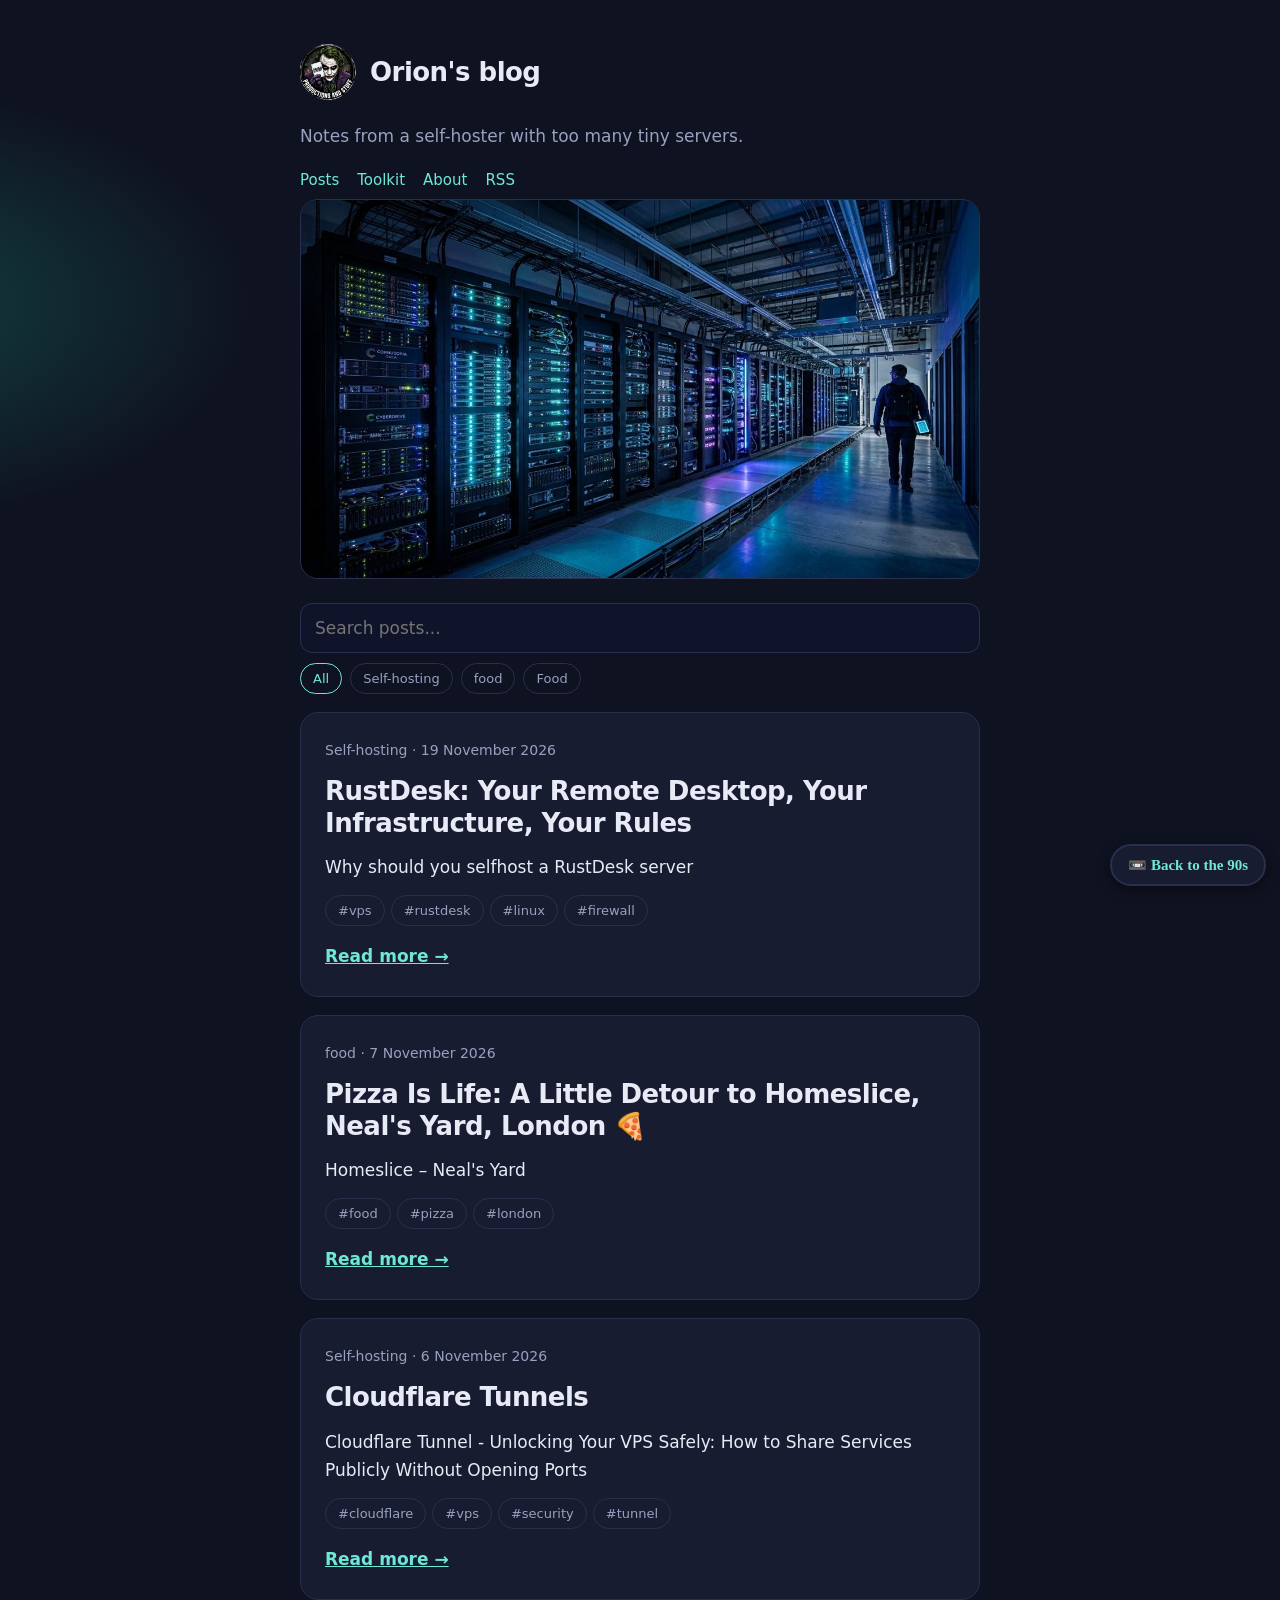
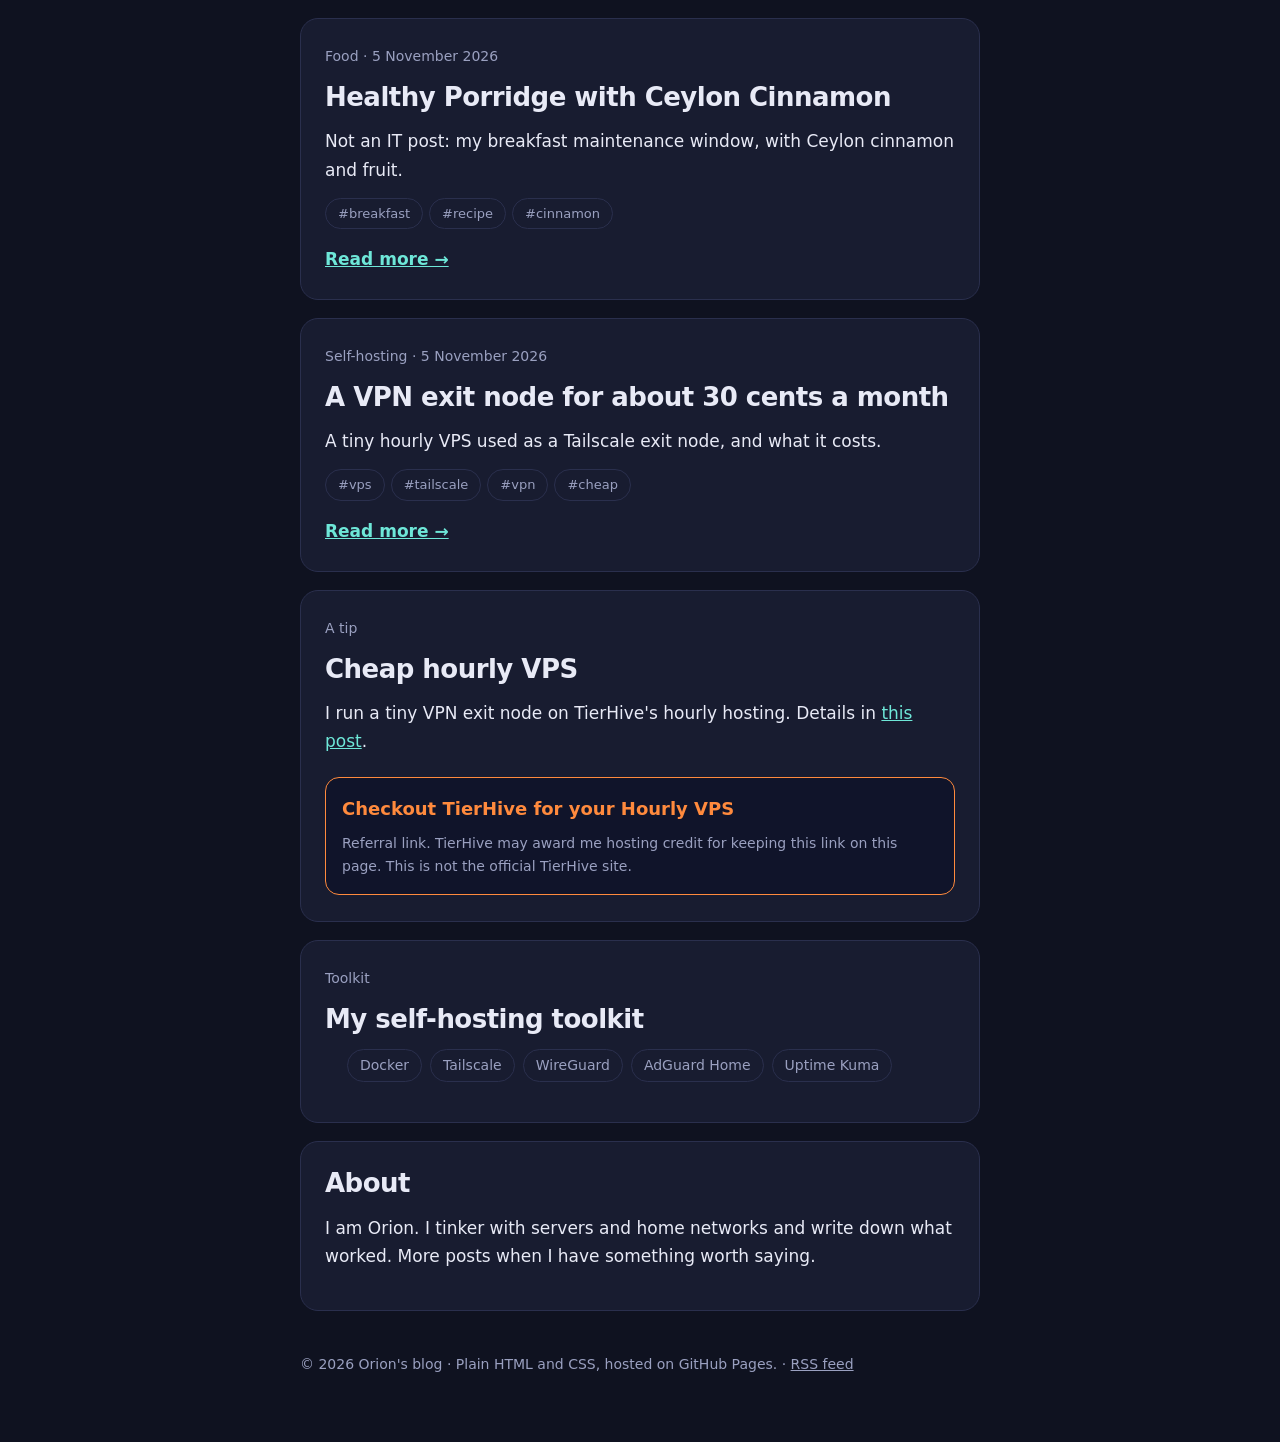
<file: index.html>
<!doctype html>
<html lang="en">
<head>
<meta charset="utf-8">
<meta name="viewport" content="width=device-width,initial-scale=1">
<title>Orion's blog</title>
<meta name="description" content="Notes from a self-hoster with too many tiny servers.">
<link rel="icon" href="favicon.png">
<link rel="alternate" type="application/rss+xml" title="Orion's blog RSS" href="rss.xml">
<link rel="stylesheet" href="style.css">
</head>
<body>
<div class="wrap">
<header>
  <a class="logo" href="index.html"><img src="logo.png" alt="Orion Productions and Stuff logo"><b>Orion's blog</b></a>
  <p class="tag">Notes from a self-hoster with too many tiny servers.</p>
  <nav><a href="index.html">Posts</a><a href="#toolkit">Toolkit</a><a href="#about">About</a><a href="rss.xml">RSS</a></nav>
  <img class="cover" src="cover.jpg" alt="A long dark server room lit by blue and green rack lights, a technician walking down the aisle">
</header>
<main>
<div class="findbar">
  <input id="q" type="search" placeholder="Search posts..." aria-label="Search posts">
  <div id="cats" class="chips"></div>
</div>
<div id="posts">
  <noscript>
  <article class="post"><h2><a href="cloudflare-tunnels.html">Cloudflare Tunnels</a></h2></article>
  <article class="post"><h2><a href="porridge.html">Healthy Porridge with Ceylon Cinnamon</a></h2></article>
  <article class="post"><h2><a href="cheap-vps.html">A VPN exit node for about 30 cents a month</a></h2></article>
  </noscript>
</div>
<p id="nomatch" class="meta" style="display:none">No posts match that search.</p>

<article class="post">
  <p class="meta">A tip</p>
  <h2>Cheap hourly VPS</h2>
  <p>I run a tiny VPN exit node on TierHive's hourly hosting. Details in <a href="cheap-vps.html">this post</a>.</p>
  <div class="ref">
    <a href="https://tierhive.com/r/FC8C59F80782">Checkout TierHive for your Hourly VPS</a>
    <small>Referral link. TierHive may award me hosting credit for keeping this link on this page. This is not the official TierHive site.</small>
  </div>
</article>

<article class="post" id="toolkit">
  <p class="meta">Toolkit</p>
  <h2>My self-hosting toolkit</h2>
  <ul class="stack"><li>Docker</li><li>Tailscale</li><li>WireGuard</li><li>AdGuard Home</li><li>Uptime Kuma</li></ul>
</article>

<article class="post" id="about">
  <h2>About</h2>
  <p>I am Orion. I tinker with servers and home networks and write down what worked. More posts when I have something worth saying.</p>
</article>
</main>
<footer>&copy; 2026 Orion's blog &middot; Plain HTML and CSS, hosted on GitHub Pages. &middot; <a href="rss.xml" style="color:inherit">RSS feed</a><div id="visits"></div></footer>
</div>
<script src="posts.js"></script>
<script>
(function(){
  if(typeof POSTS==='undefined')return;
  var list=POSTS.slice().sort(function(a,b){return a.date<b.date?1:a.date>b.date?-1:0});
  var box=document.getElementById('posts');
  var nomatch=document.getElementById('nomatch');
  var q=document.getElementById('q');
  var catsBox=document.getElementById('cats');
  var activeCat='';
  var activeTag='';

  function fmtDate(p){
    var d=new Date(p.date+'T00:00:00');
    return isNaN(d)?p.date:d.toLocaleDateString('en-GB',{day:'numeric',month:'long',year:'numeric'});
  }
  function hay(p){
    return [p.title,p.summary,p.category,(p.tags||[]).join(' ')].join(' ').toLowerCase();
  }
  function render(){
    var needle=(q.value||'').trim().toLowerCase();
    var shown=0;
    box.innerHTML='';
    list.forEach(function(p){
      if(activeCat&&p.category!==activeCat)return;
      if(activeTag&&(p.tags||[]).indexOf(activeTag)===-1)return;
      if(needle&&hay(p).indexOf(needle)===-1)return;
      shown++;
      var a=document.createElement('article');a.className='post';
      var m=document.createElement('p');m.className='meta';m.textContent=p.category+' \u00b7 '+fmtDate(p);
      var h=document.createElement('h2');var l=document.createElement('a');l.href=p.file;l.textContent=p.title;h.appendChild(l);
      var s=document.createElement('p');s.textContent=p.summary||'';
      a.appendChild(m);a.appendChild(h);a.appendChild(s);
      if(p.tags&&p.tags.length){
        var t=document.createElement('p');t.className='tagchips';
        p.tags.forEach(function(tag){
          var b=document.createElement('button');b.type='button';b.className='chip'+(activeTag===tag?' on':'');b.textContent='#'+tag;
          b.onclick=function(){activeTag=(activeTag===tag?'':tag);render();};
          t.appendChild(b);
        });
        a.appendChild(t);
      }
      var more=document.createElement('a');more.className='more';more.href=p.file;more.textContent='Read more \u2192';
      a.appendChild(more);box.appendChild(a);
    });
    nomatch.style.display=shown?'none':'block';
    if(activeTag){
      var note=document.createElement('p');note.className='meta';
      note.textContent='Showing posts tagged #'+activeTag+' ';
      var x=document.createElement('a');x.href='#';x.textContent='(clear)';
      x.onclick=function(e){e.preventDefault();activeTag='';render();};
      note.appendChild(x);
      box.insertBefore(note,box.firstChild);
    }
  }
  var cats=[];
  list.forEach(function(p){if(p.category&&cats.indexOf(p.category)===-1)cats.push(p.category);});
  if(cats.length){
    var all=document.createElement('button');all.type='button';all.className='chip on';all.textContent='All';
    all.onclick=function(){activeCat='';render();syncChips();};
    catsBox.appendChild(all);
    cats.forEach(function(c){
      var b=document.createElement('button');b.type='button';b.className='chip';b.textContent=c;
      b.onclick=function(){activeCat=(activeCat===c?'':c);render();syncChips();};
      catsBox.appendChild(b);
    });
  }
  function syncChips(){
    var btns=catsBox.querySelectorAll('.chip');
    btns.forEach(function(b,i){
      var c=i===0?'':cats[i-1];
      b.classList.toggle('on',activeCat===c);
    });
  }
  q.addEventListener('input',render);
  render();
})();
</script>
<script src="counter.js"></script>
<script src="retro.js"></script>
</body>
</html>
</file>
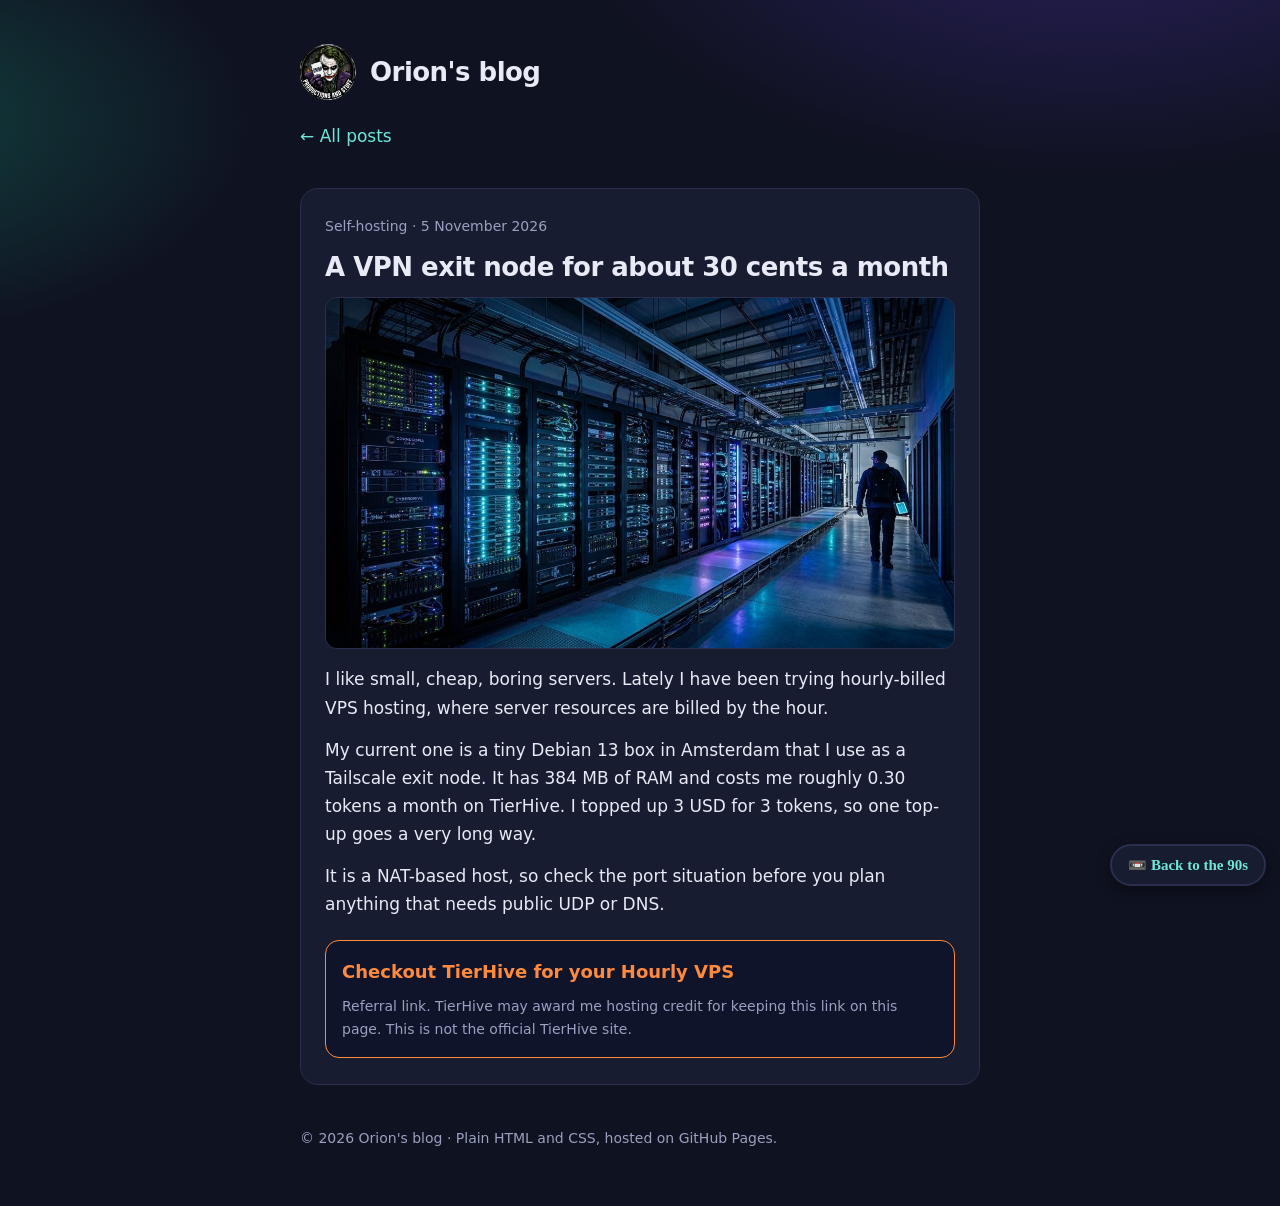
<file: cheap-vps.html>
<!doctype html>
<html lang="en">
<head>
<meta charset="utf-8">
<meta name="viewport" content="width=device-width,initial-scale=1">
<title>A VPN exit node for about 30 cents a month - Orion's blog</title>
<meta name="description" content="A tiny hourly VPS used as a Tailscale exit node, and what it costs.">
<link rel="icon" href="favicon.png">
<link rel="stylesheet" href="style.css">
</head>
<body>
<div class="wrap">
<header>
  <a class="logo" href="index.html"><img src="logo.png" alt="Orion Productions and Stuff logo"><b>Orion's blog</b></a>
  <p class="tag"><a class="back" href="index.html">&larr; All posts</a></p>
</header>
<main>
<article class="post">
  <p class="meta">Self-hosting &middot; 5 November 2026</p>
  <h2>A VPN exit node for about 30 cents a month</h2>
  <img class="cover" src="cover.jpg" alt="A long dark server room lit by blue and green rack lights">
  <p>I like small, cheap, boring servers. Lately I have been trying hourly-billed VPS hosting, where server resources are billed by the hour.</p>
  <p>My current one is a tiny Debian 13 box in Amsterdam that I use as a Tailscale exit node. It has 384 MB of RAM and costs me roughly 0.30 tokens a month on TierHive. I topped up 3 USD for 3 tokens, so one top-up goes a very long way.</p>
  <p>It is a NAT-based host, so check the port situation before you plan anything that needs public UDP or DNS.</p>
  <div class="ref">
    <a href="https://tierhive.com/r/FC8C59F80782">Checkout TierHive for your Hourly VPS</a>
    <small>Referral link. TierHive may award me hosting credit for keeping this link on this page. This is not the official TierHive site.</small>
  </div>
</article>
</main>
<footer>&copy; 2026 Orion's blog &middot; Plain HTML and CSS, hosted on GitHub Pages.</footer>
</div>
<script src="counter.js"></script>
<script src="retro.js"></script>
</body>
</html>
</file>
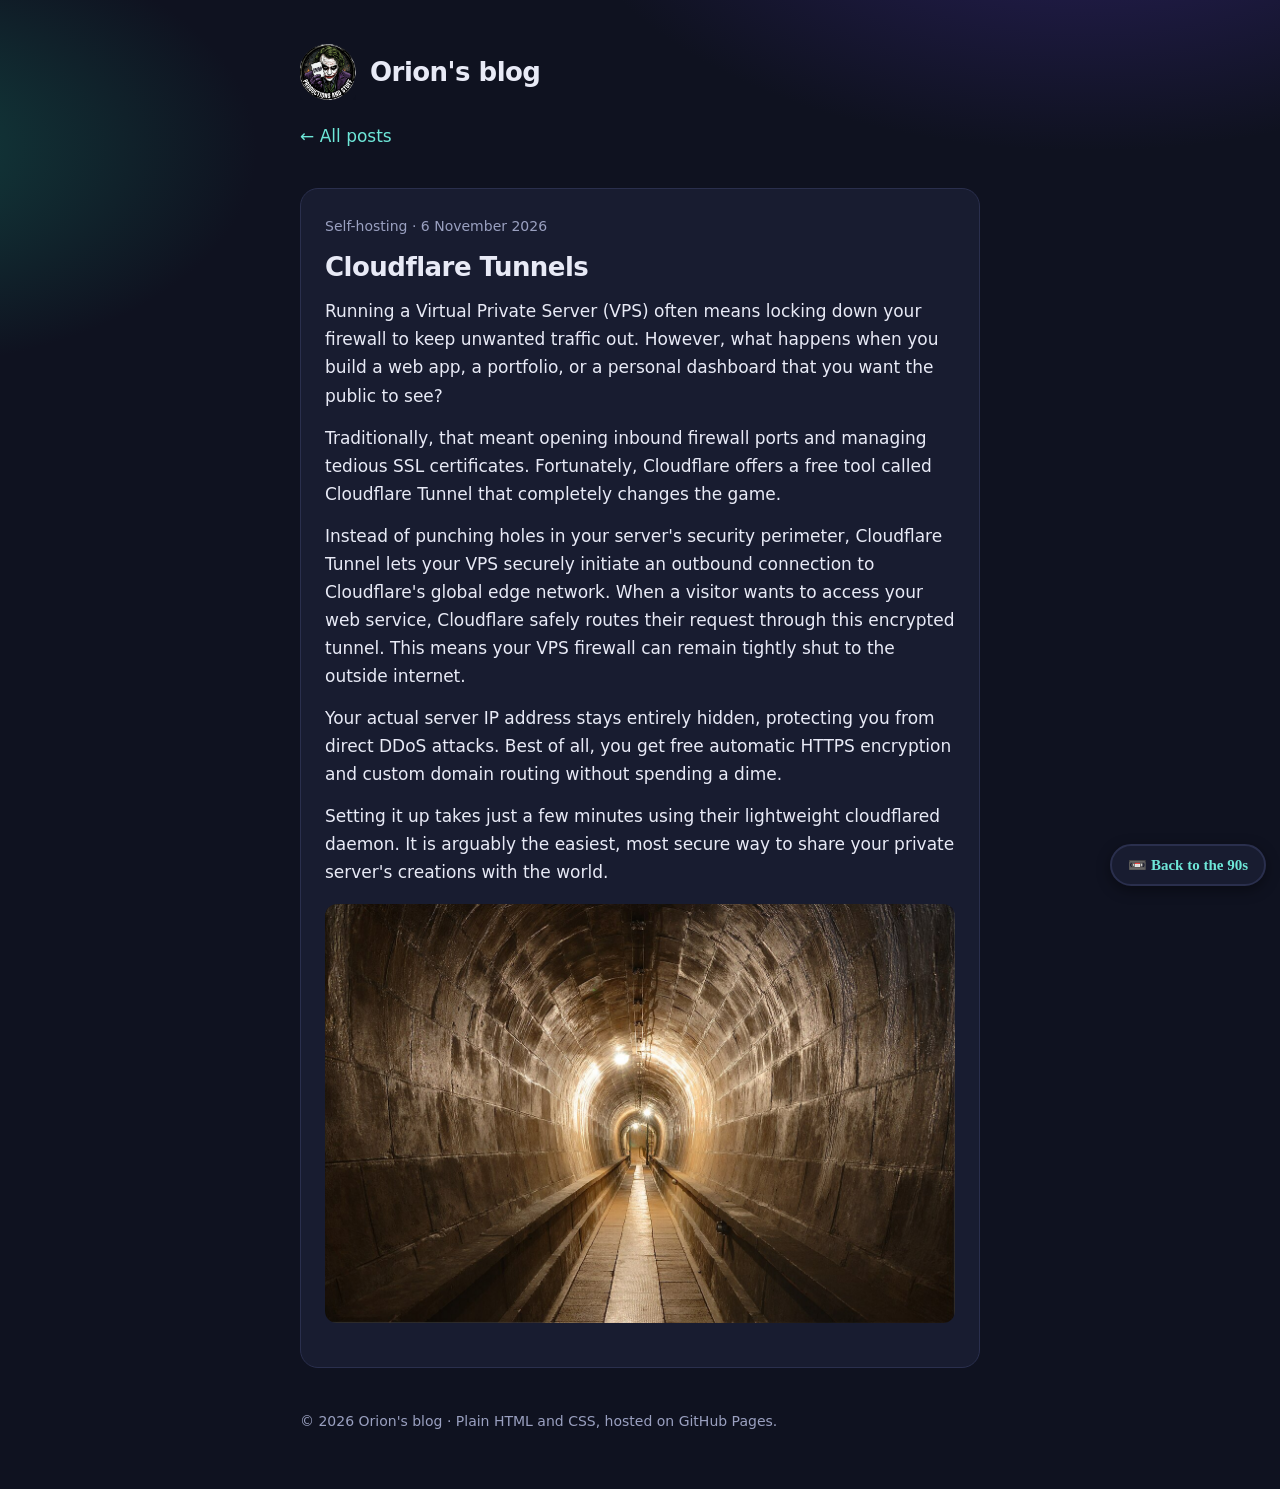
<file: cloudflare-tunnels.html>
<!doctype html>
<html lang="en">
<head>
<meta charset="utf-8">
<meta name="viewport" content="width=device-width,initial-scale=1">
<title>Cloudflare Tunnels - Orion's blog</title>
<meta name="description" content="Cloudflare Tunnel - Unlocking Your VPS Safely: How to Share Services Publicly Without Opening Ports">
<link rel="icon" href="favicon.png">
<link rel="stylesheet" href="style.css">
</head>
<body>
<div class="wrap">
<header>
  <a class="logo" href="index.html"><img src="logo.png" alt="Orion Productions and Stuff logo"><b>Orion's blog</b></a>
  <p class="tag"><a class="back" href="index.html">&larr; All posts</a></p>
</header>
<main>
<article class="post">
  <p class="meta">Self-hosting &middot; 6 November 2026</p>
  <h2>Cloudflare Tunnels</h2>
  <p>Running a Virtual Private Server (VPS) often means locking down your firewall to keep unwanted traffic out. However, what happens when you build a web app, a portfolio, or a personal dashboard that you want the public to see?</p>
  <p>Traditionally, that meant opening inbound firewall ports and managing tedious SSL certificates. Fortunately, Cloudflare offers a free tool called Cloudflare Tunnel that completely changes the game.</p>
  <p>Instead of punching holes in your server's security perimeter, Cloudflare Tunnel lets your VPS securely initiate an outbound connection to Cloudflare's global edge network. When a visitor wants to access your web service, Cloudflare safely routes their request through this encrypted tunnel. This means your VPS firewall can remain tightly shut to the outside internet.</p>
  <p>Your actual server IP address stays entirely hidden, protecting you from direct DDoS attacks. Best of all, you get free automatic HTTPS encryption and custom domain routing without spending a dime.</p>
  <p>Setting it up takes just a few minutes using their lightweight cloudflared daemon. It is arguably the easiest, most secure way to share your private server's creations with the world.</p>
  <figure class="ph"><img src="pic-jp0t8.jpg" alt="" loading="lazy"></figure>
</article>
</main>
<footer>&copy; 2026 Orion's blog &middot; Plain HTML and CSS, hosted on GitHub Pages.</footer>
</div>
<script src="counter.js"></script>
<script src="retro.js"></script>
</body>
</html>
</file>
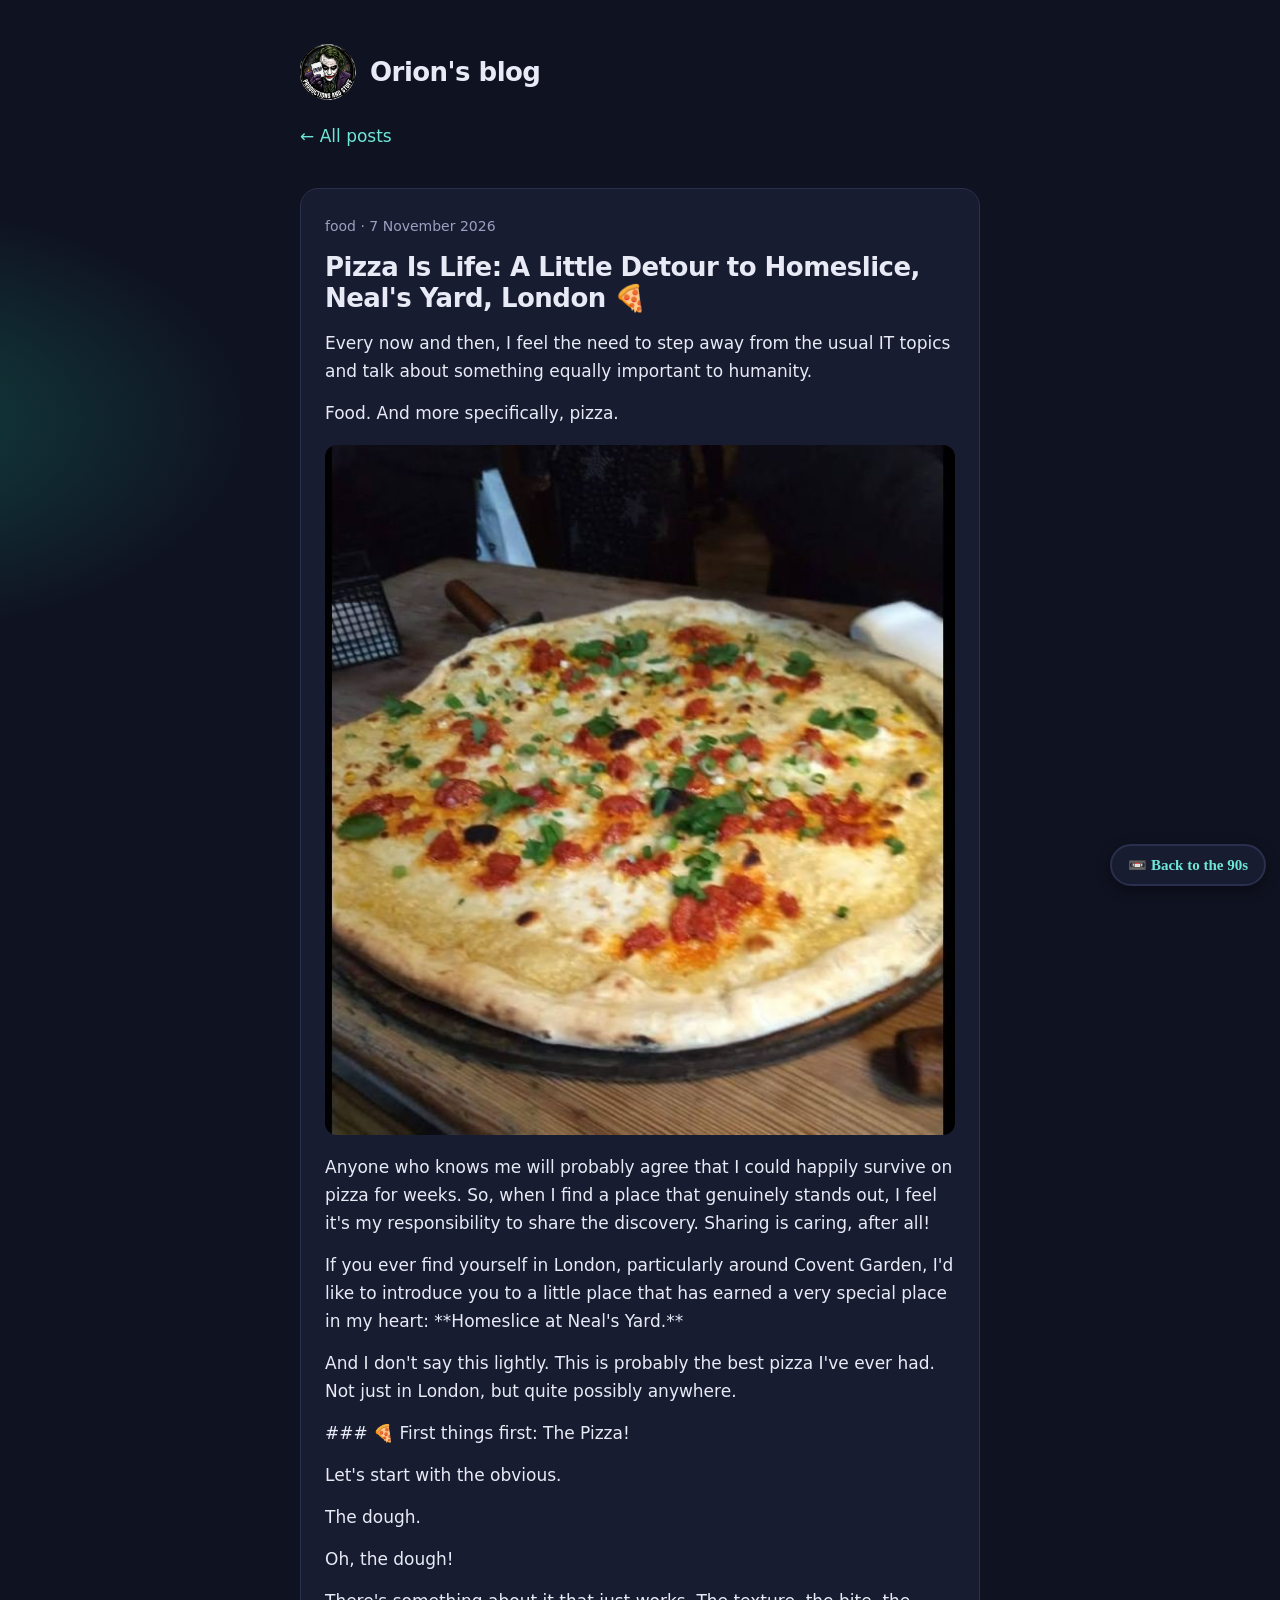
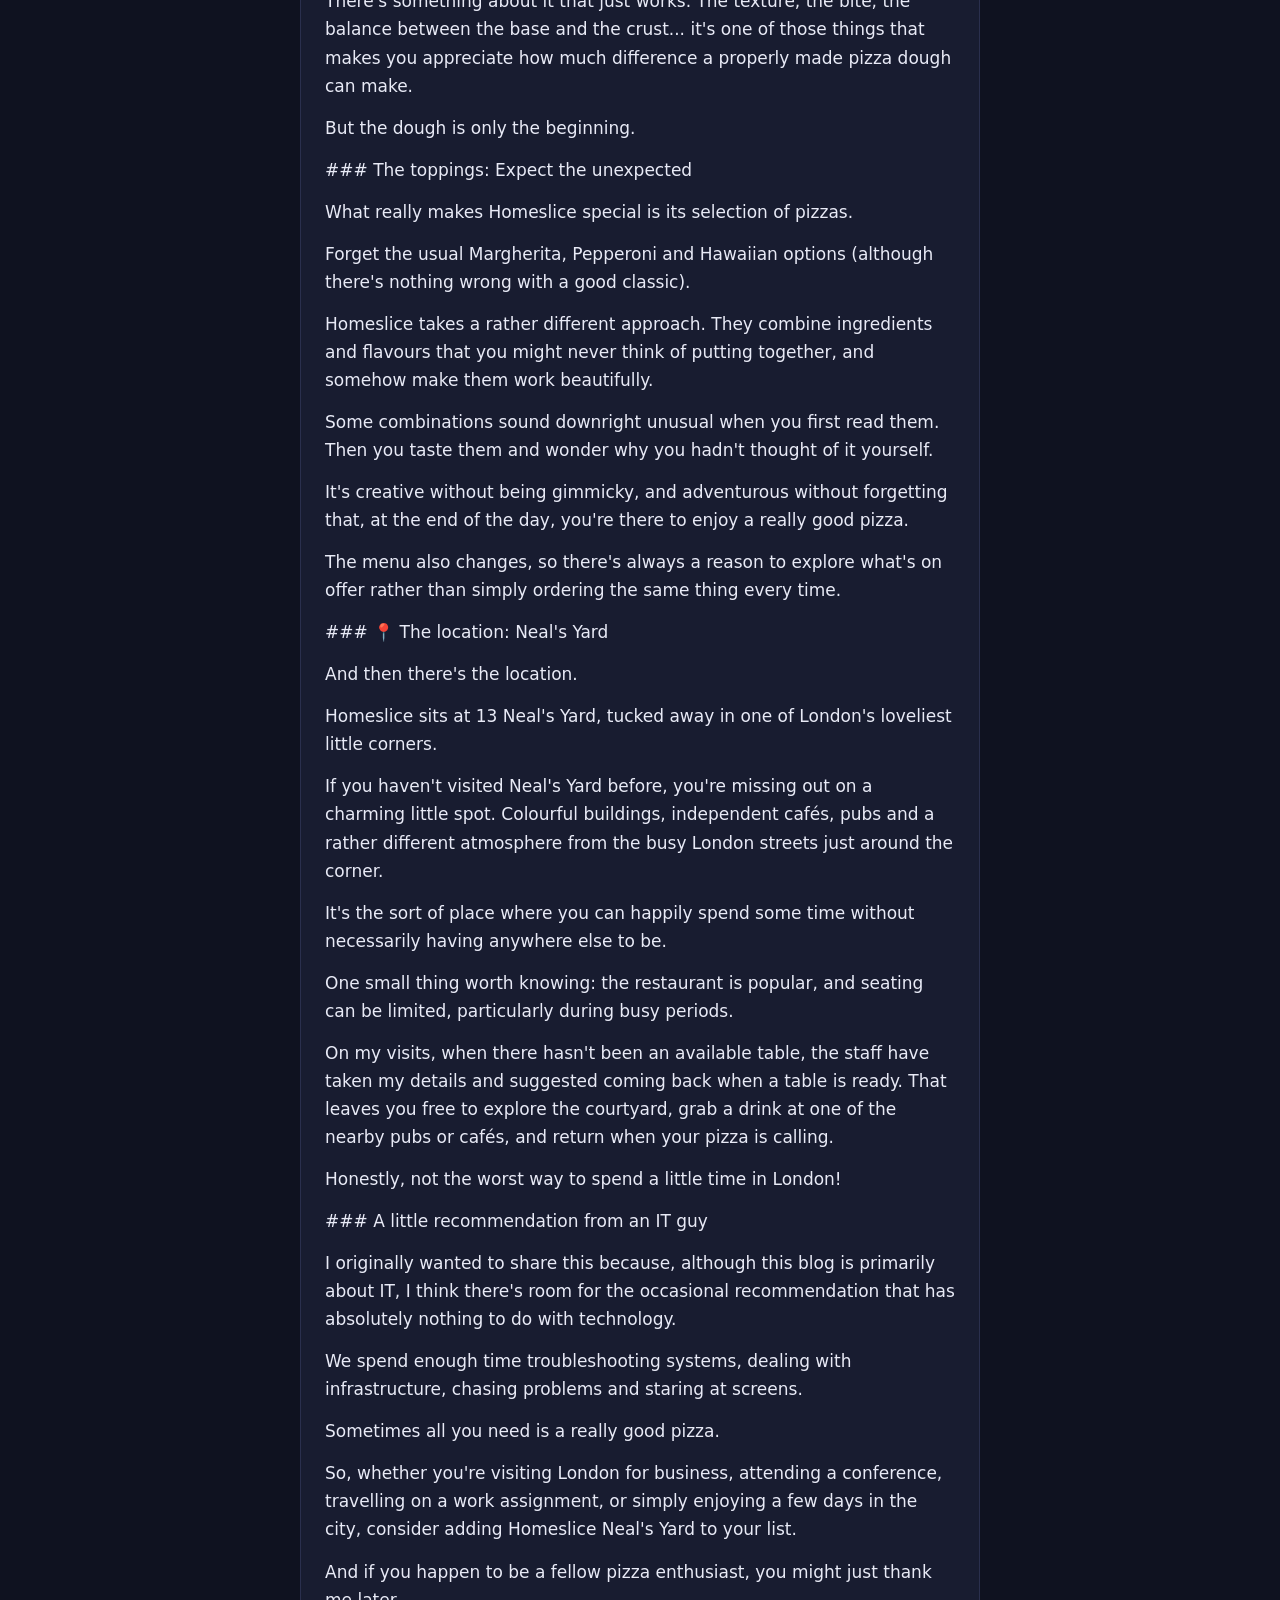
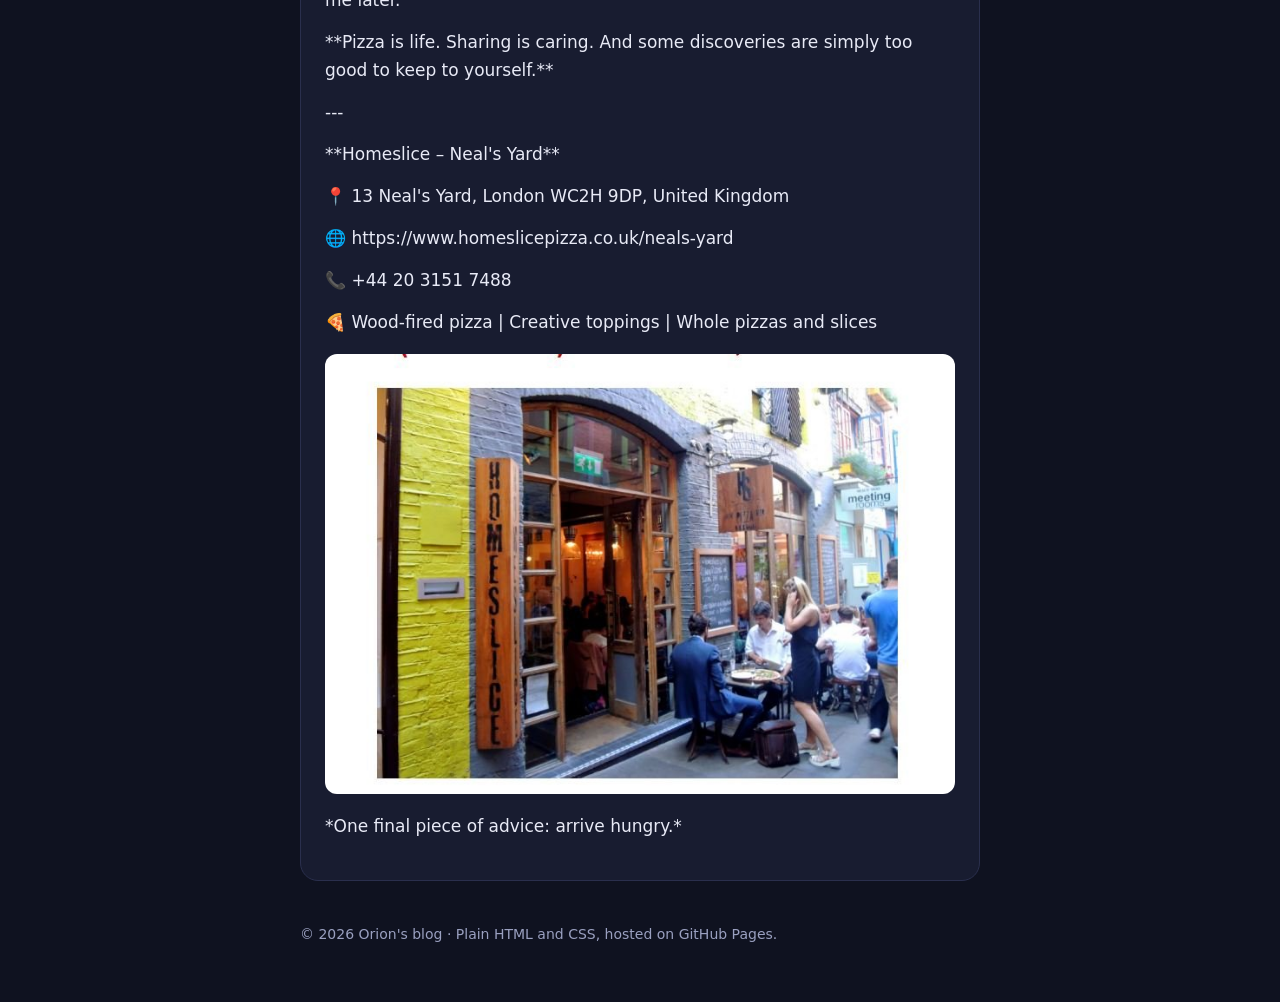
<file: pizza-is-life-a-little-detour-to-homeslice-neal-s-.html>
<!doctype html>
<html lang="en">
<head>
<meta charset="utf-8">
<meta name="viewport" content="width=device-width,initial-scale=1">
<title>Pizza Is Life: A Little Detour to Homeslice, Neal's Yard, London 🍕 - Orion's blog</title>
<meta name="description" content="Homeslice – Neal's Yard">
<link rel="icon" href="favicon.png">
<link rel="stylesheet" href="style.css">
</head>
<body>
<div class="wrap">
<header>
  <a class="logo" href="index.html"><img src="logo.png" alt="Orion Productions and Stuff logo"><b>Orion's blog</b></a>
  <p class="tag"><a class="back" href="index.html">&larr; All posts</a></p>
</header>
<main>
<article class="post">
  <p class="meta">food &middot; 7 November 2026</p>
  <h2>Pizza Is Life: A Little Detour to Homeslice, Neal's Yard, London 🍕</h2>
  <p>Every now and then, I feel the need to step away from the usual IT topics and talk about something equally important to humanity.</p>
  <p>Food. And more specifically, pizza.</p>
  <figure class="ph"><img src="pic-zm152.jpg" alt="" loading="lazy"></figure>
  <p>Anyone who knows me will probably agree that I could happily survive on pizza for weeks. So, when I find a place that genuinely stands out, I feel it's my responsibility to share the discovery. Sharing is caring, after all!</p>
  <p>If you ever find yourself in London, particularly around Covent Garden, I'd like to introduce you to a little place that has earned a very special place in my heart: **Homeslice at Neal's Yard.**</p>
  <p>And I don't say this lightly. This is probably the best pizza I've ever had. Not just in London, but quite possibly anywhere.</p>
  <p>### 🍕 First things first: The Pizza!</p>
  <p>Let's start with the obvious.</p>
  <p>The dough.</p>
  <p>Oh, the dough!</p>
  <p>There's something about it that just works. The texture, the bite, the balance between the base and the crust... it's one of those things that makes you appreciate how much difference a properly made pizza dough can make.</p>
  <p>But the dough is only the beginning.</p>
  <p>### The toppings: Expect the unexpected</p>
  <p>What really makes Homeslice special is its selection of pizzas.</p>
  <p>Forget the usual Margherita, Pepperoni and Hawaiian options (although there's nothing wrong with a good classic).</p>
  <p>Homeslice takes a rather different approach. They combine ingredients and flavours that you might never think of putting together, and somehow make them work beautifully.</p>
  <p>Some combinations sound downright unusual when you first read them. Then you taste them and wonder why you hadn't thought of it yourself.</p>
  <p>It's creative without being gimmicky, and adventurous without forgetting that, at the end of the day, you're there to enjoy a really good pizza.</p>
  <p>The menu also changes, so there's always a reason to explore what's on offer rather than simply ordering the same thing every time.</p>
  <p>### 📍 The location: Neal's Yard</p>
  <p>And then there's the location.</p>
  <p>Homeslice sits at 13 Neal's Yard, tucked away in one of London's loveliest little corners.</p>
  <p>If you haven't visited Neal's Yard before, you're missing out on a charming little spot. Colourful buildings, independent cafés, pubs and a rather different atmosphere from the busy London streets just around the corner.</p>
  <p>It's the sort of place where you can happily spend some time without necessarily having anywhere else to be.</p>
  <p>One small thing worth knowing: the restaurant is popular, and seating can be limited, particularly during busy periods.</p>
  <p>On my visits, when there hasn't been an available table, the staff have taken my details and suggested coming back when a table is ready. That leaves you free to explore the courtyard, grab a drink at one of the nearby pubs or cafés, and return when your pizza is calling.</p>
  <p>Honestly, not the worst way to spend a little time in London!</p>
  <p>### A little recommendation from an IT guy</p>
  <p>I originally wanted to share this because, although this blog is primarily about IT, I think there's room for the occasional recommendation that has absolutely nothing to do with technology.</p>
  <p>We spend enough time troubleshooting systems, dealing with infrastructure, chasing problems and staring at screens.</p>
  <p>Sometimes all you need is a really good pizza.</p>
  <p>So, whether you're visiting London for business, attending a conference, travelling on a work assignment, or simply enjoying a few days in the city, consider adding Homeslice Neal's Yard to your list.</p>
  <p>And if you happen to be a fellow pizza enthusiast, you might just thank me later.</p>
  <p>**Pizza is life. Sharing is caring. And some discoveries are simply too good to keep to yourself.**</p>
  <p>---</p>
  <p>**Homeslice – Neal's Yard**</p>
  <p>📍 13 Neal's Yard, London WC2H 9DP, United Kingdom</p>
  <p>🌐 https://www.homeslicepizza.co.uk/neals-yard</p>
  <p>📞 +44 20 3151 7488</p>
  <p>🍕 Wood-fired pizza | Creative toppings | Whole pizzas and slices</p>
  <figure class="ph"><img src="pic-55g2l.jpg" alt="" loading="lazy"></figure>
  <p>*One final piece of advice: arrive hungry.*</p>
</article>
</main>
<footer>&copy; 2026 Orion's blog &middot; Plain HTML and CSS, hosted on GitHub Pages.</footer>
</div>
<script src="counter.js"></script>
<script src="retro.js"></script>
</body>
</html>
</file>
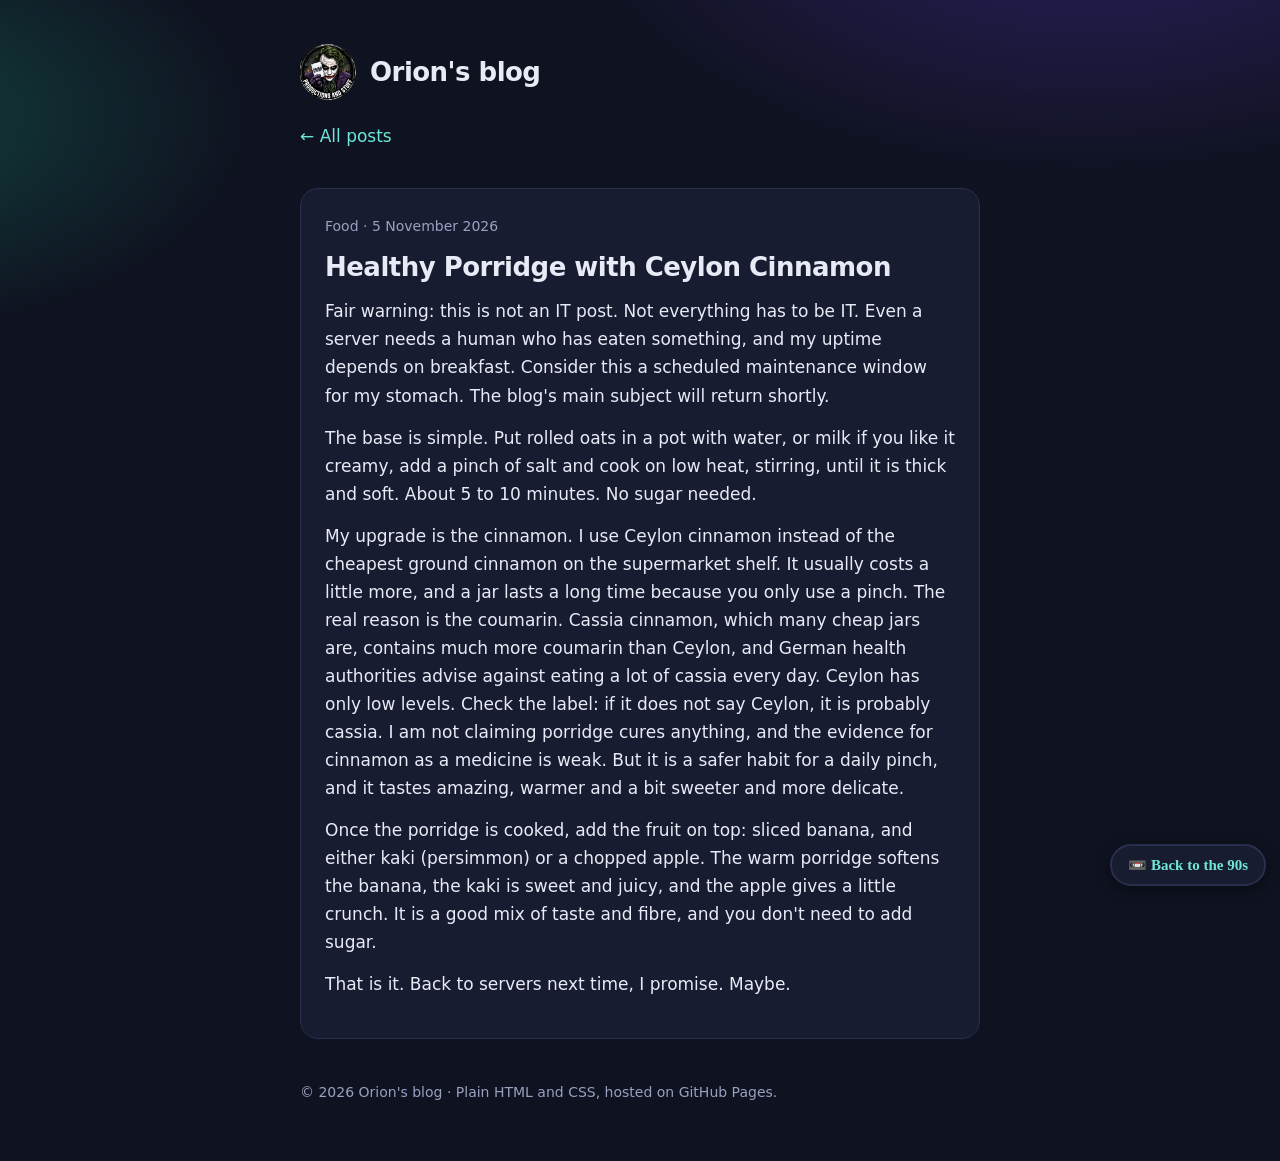
<file: porridge.html>
<!doctype html>
<html lang="en">
<head>
<meta charset="utf-8">
<meta name="viewport" content="width=device-width,initial-scale=1">
<title>Healthy Porridge with Ceylon Cinnamon - Orion's blog</title>
<meta name="description" content="Not an IT post: my breakfast maintenance window, with Ceylon cinnamon and fruit.">
<link rel="icon" href="favicon.png">
<link rel="stylesheet" href="style.css">
</head>
<body>
<div class="wrap">
<header>
  <a class="logo" href="index.html"><img src="logo.png" alt="Orion Productions and Stuff logo"><b>Orion's blog</b></a>
  <p class="tag"><a class="back" href="index.html">&larr; All posts</a></p>
</header>
<main>
<article class="post">
  <p class="meta">Food &middot; 5 November 2026</p>
  <h2>Healthy Porridge with Ceylon Cinnamon</h2>
  <p>Fair warning: this is not an IT post. Not everything has to be IT. Even a server needs a human who has eaten something, and my uptime depends on breakfast. Consider this a scheduled maintenance window for my stomach. The blog's main subject will return shortly.</p>
  <p>The base is simple. Put rolled oats in a pot with water, or milk if you like it creamy, add a pinch of salt and cook on low heat, stirring, until it is thick and soft. About 5 to 10 minutes. No sugar needed.</p>
  <p>My upgrade is the cinnamon. I use Ceylon cinnamon instead of the cheapest ground cinnamon on the supermarket shelf. It usually costs a little more, and a jar lasts a long time because you only use a pinch. The real reason is the coumarin. Cassia cinnamon, which many cheap jars are, contains much more coumarin than Ceylon, and German health authorities advise against eating a lot of cassia every day. Ceylon has only low levels. Check the label: if it does not say Ceylon, it is probably cassia. I am not claiming porridge cures anything, and the evidence for cinnamon as a medicine is weak. But it is a safer habit for a daily pinch, and it tastes amazing, warmer and a bit sweeter and more delicate.</p>
  <p>Once the porridge is cooked, add the fruit on top: sliced banana, and either kaki (persimmon) or a chopped apple. The warm porridge softens the banana, the kaki is sweet and juicy, and the apple gives a little crunch. It is a good mix of taste and fibre, and you don't need to add sugar.</p>
  <p>That is it. Back to servers next time, I promise. Maybe.</p>
</article>
</main>
<footer>&copy; 2026 Orion's blog &middot; Plain HTML and CSS, hosted on GitHub Pages.</footer>
</div>
<script src="counter.js"></script>
<script src="retro.js"></script>
</body>
</html>
</file>
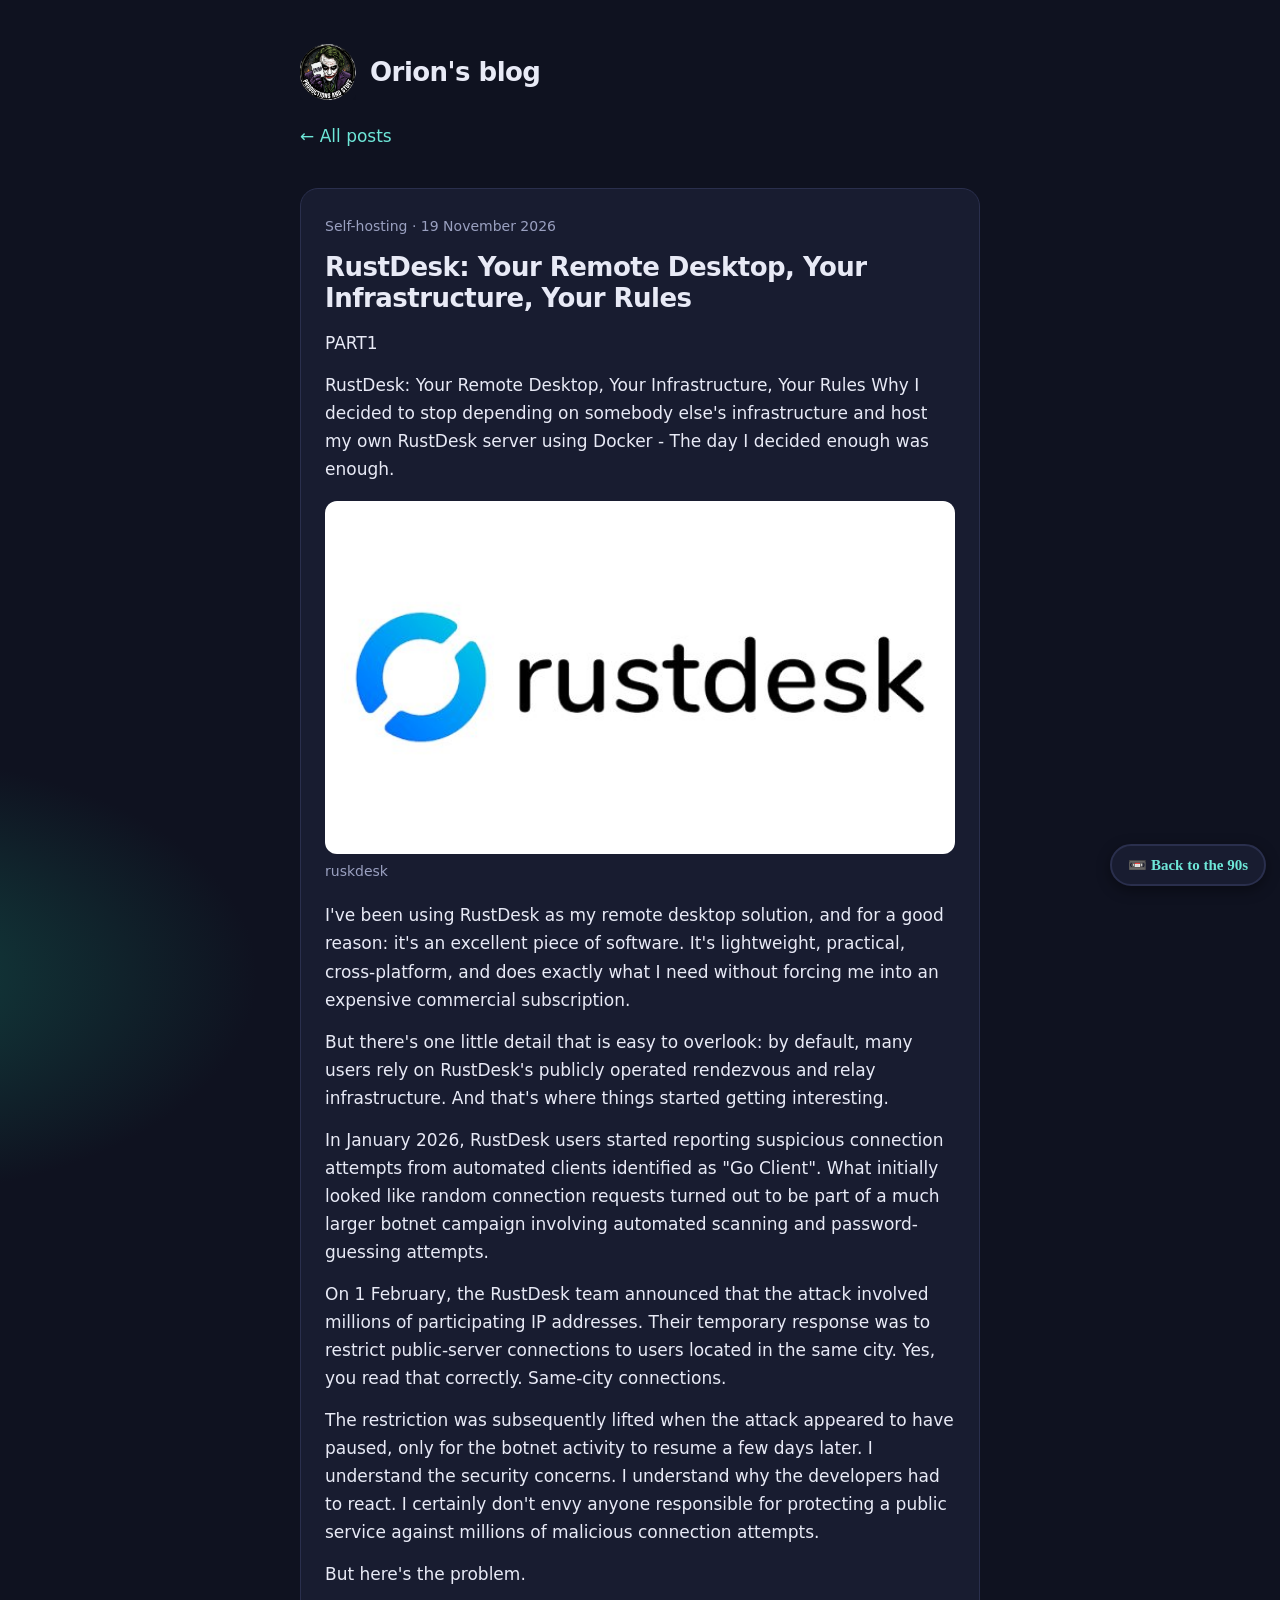
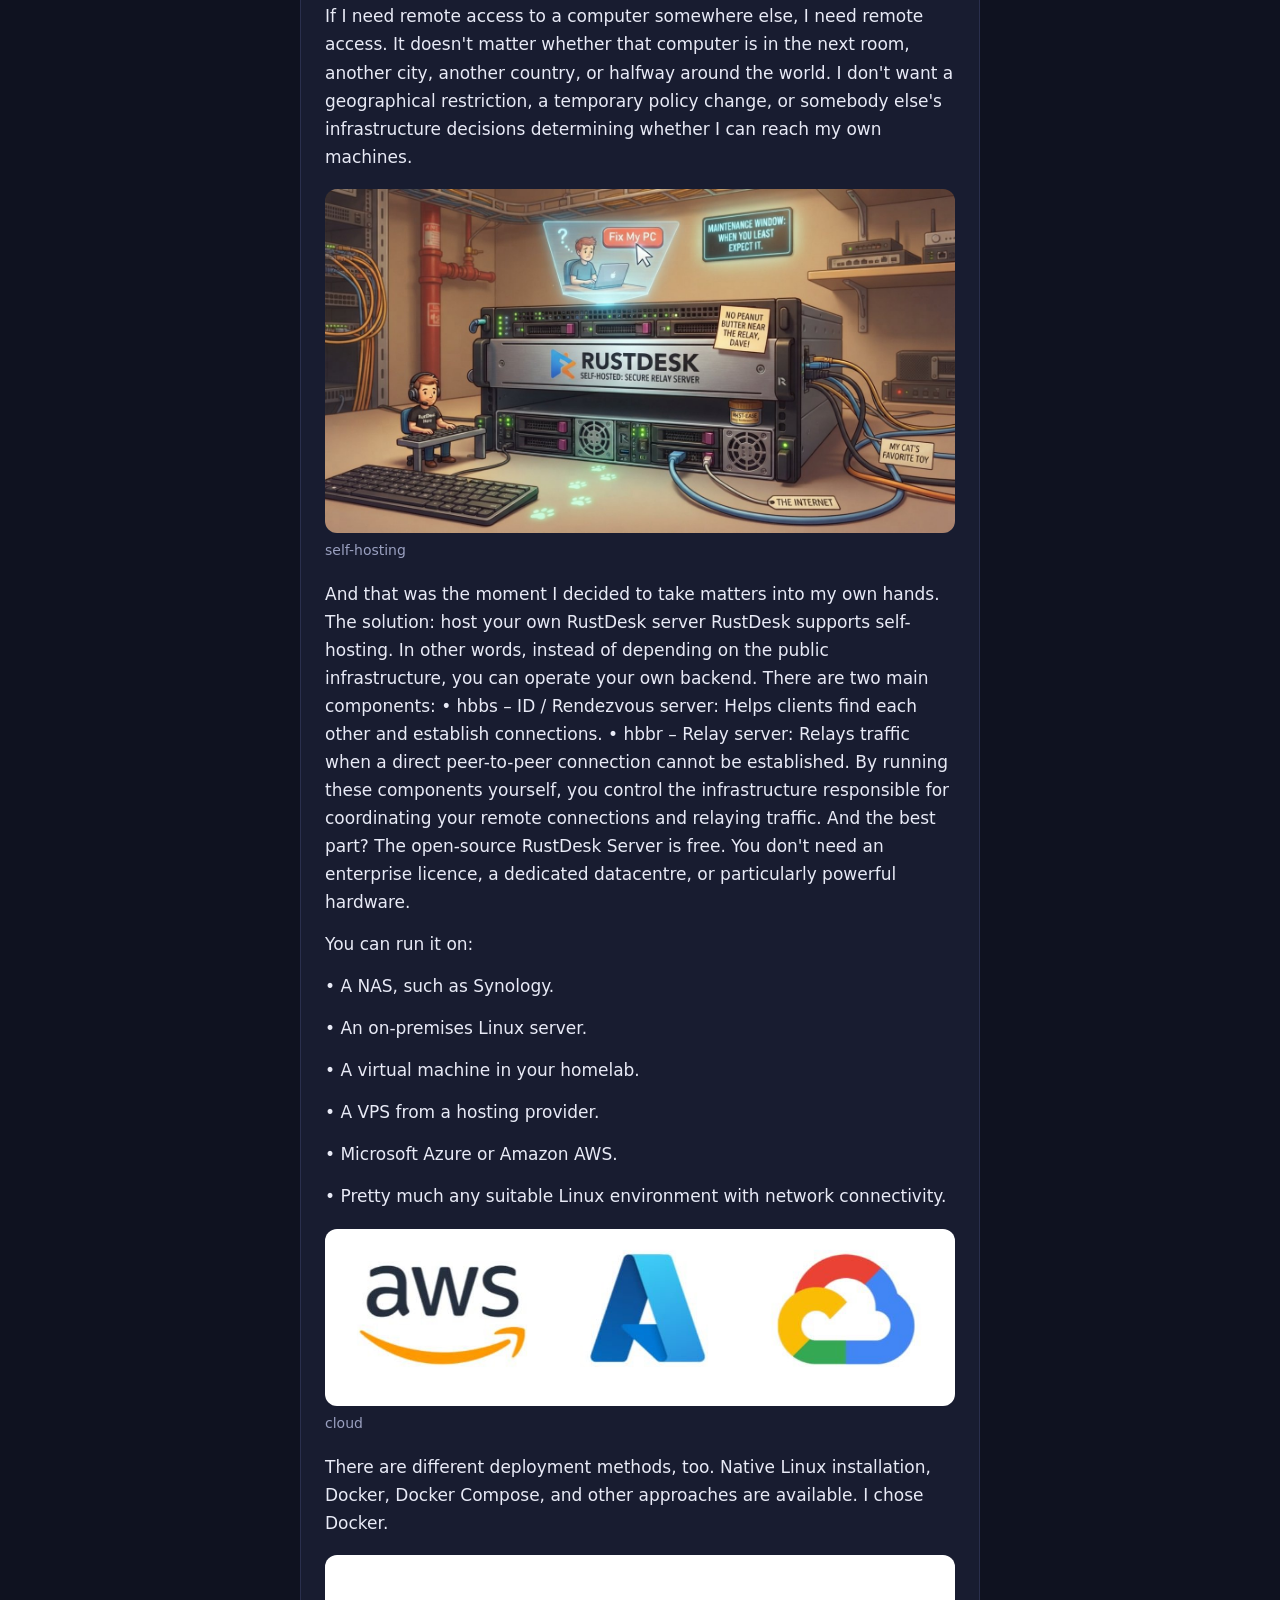
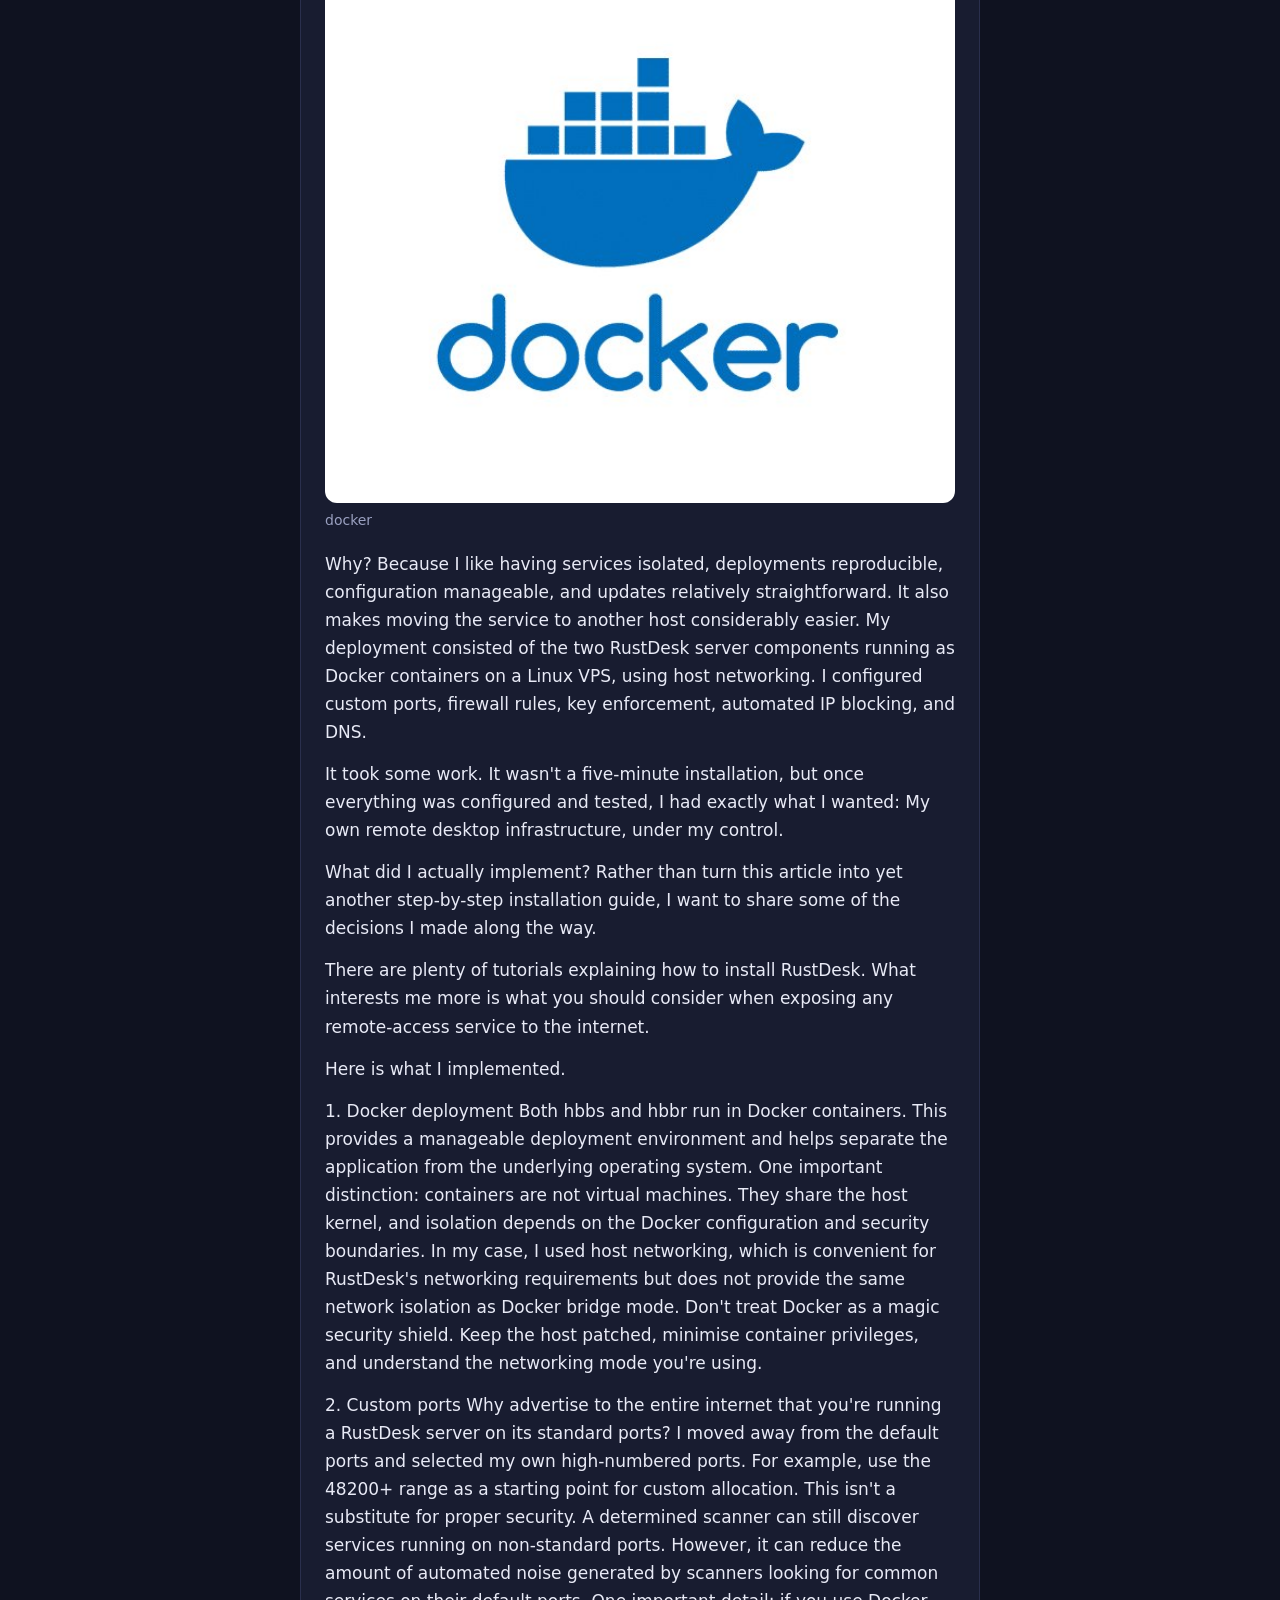
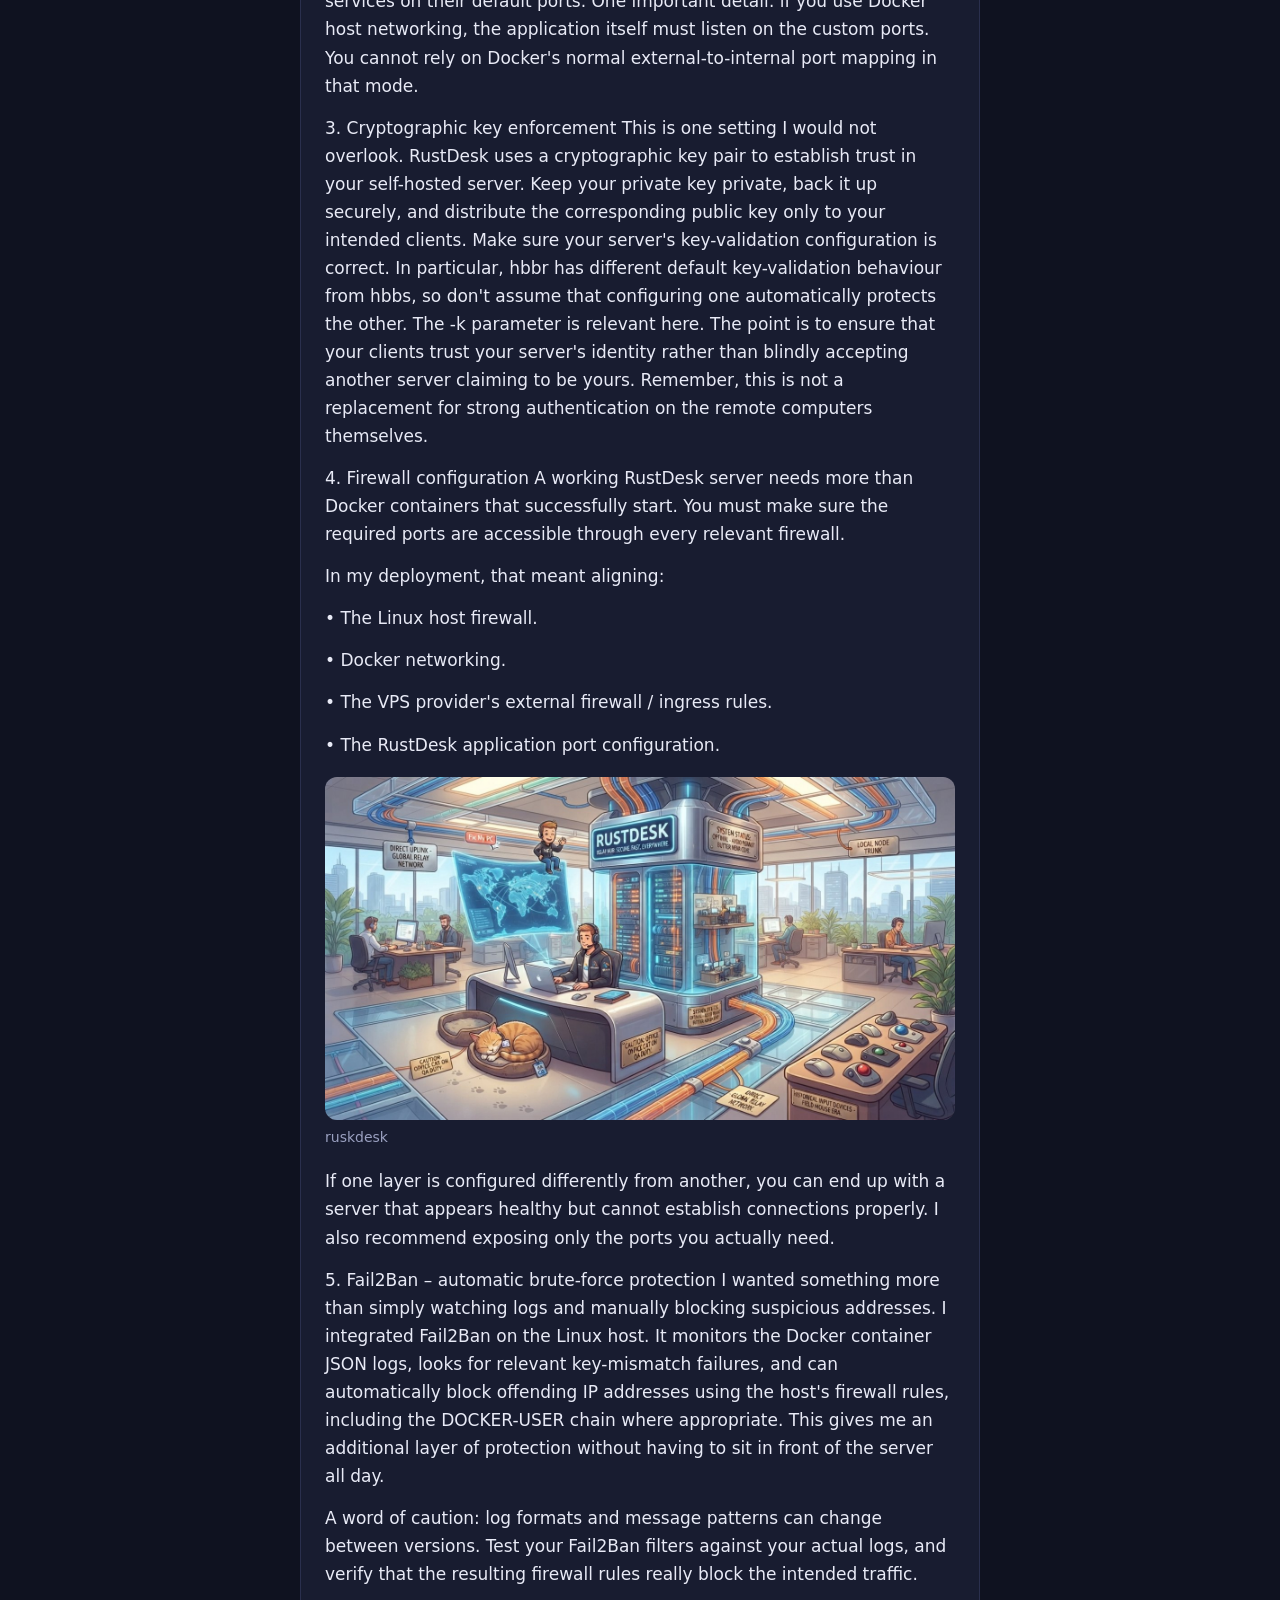
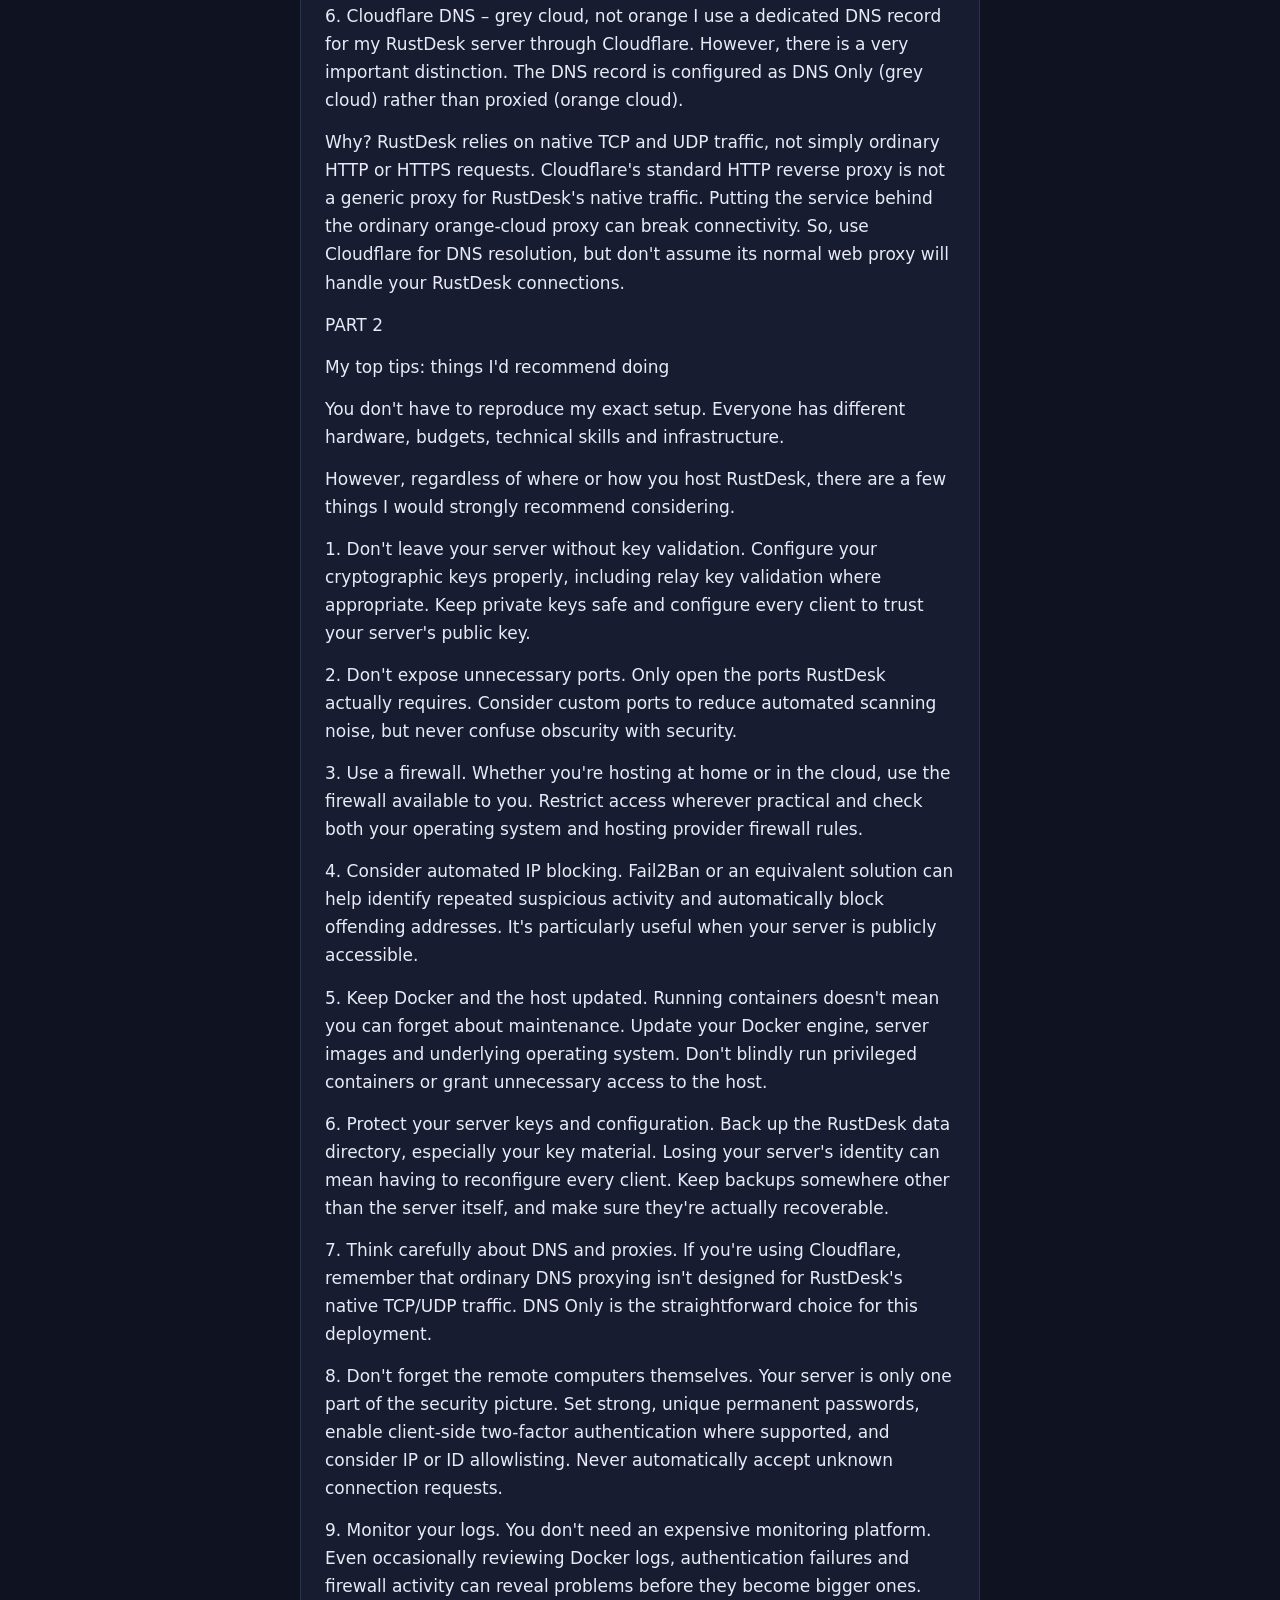
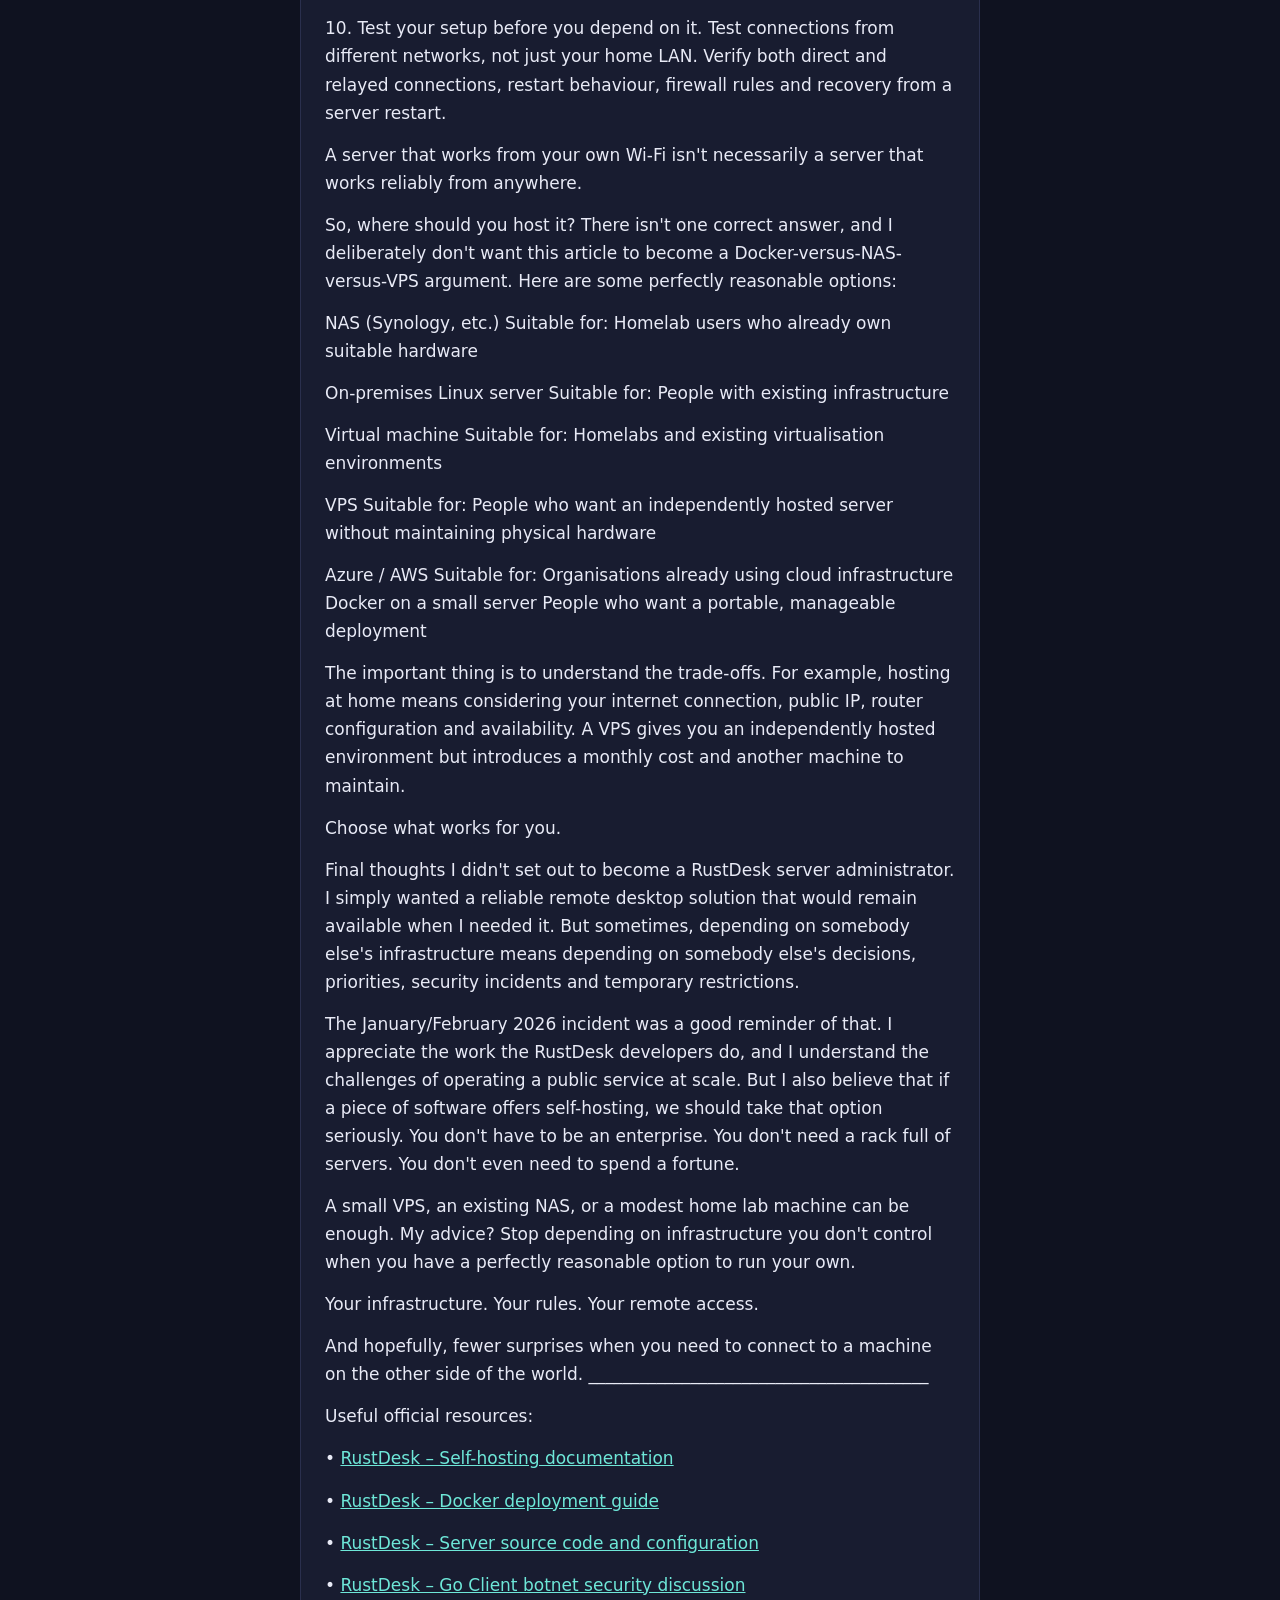
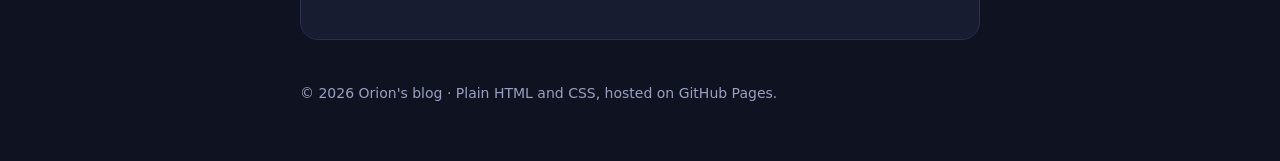
<file: rustdesk-your-remote-desktop-your-infrastructure-y.html>
<!doctype html>
<html lang="en">
<head>
<meta charset="utf-8">
<meta name="viewport" content="width=device-width,initial-scale=1">
<title>RustDesk: Your Remote Desktop, Your Infrastructure, Your Rules - Orion's blog</title>
<meta name="description" content="Why should you selfhost a RustDesk server">
<link rel="icon" href="favicon.png">
<link rel="stylesheet" href="style.css">
</head>
<body>
<div class="wrap">
<header>
  <a class="logo" href="index.html"><img src="logo.png" alt="Orion Productions and Stuff logo"><b>Orion's blog</b></a>
  <p class="tag"><a class="back" href="index.html">&larr; All posts</a></p>
</header>
<main>
<article class="post">
  <p class="meta">Self-hosting &middot; 19 November 2026</p>
  <h2>RustDesk: Your Remote Desktop, Your Infrastructure, Your Rules</h2>
  <p>PART1</p>
  <p>RustDesk: Your Remote Desktop, Your Infrastructure, Your Rules Why I decided to stop depending on somebody else's infrastructure and host my own RustDesk server using Docker - The day I decided enough was enough.</p>
  <figure class="ph"><img src="pic-buhfp.jpg" alt="ruskdesk" loading="lazy"><figcaption>ruskdesk</figcaption></figure>
  <p>I've been using RustDesk as my remote desktop solution, and for a good reason: it's an excellent piece of software. It's lightweight, practical, cross-platform, and does exactly what I need without forcing me into an expensive commercial subscription.</p>
  <p>But there's one little detail that is easy to overlook: by default, many users rely on RustDesk's publicly operated rendezvous and relay infrastructure. And that's where things started getting interesting.</p>
  <p>In January 2026, RustDesk users started reporting suspicious connection attempts from automated clients identified as &quot;Go Client&quot;. What initially looked like random connection requests turned out to be part of a much larger botnet campaign involving automated scanning and password-guessing attempts.</p>
  <p>On 1 February, the RustDesk team announced that the attack involved millions of participating IP addresses. Their temporary response was to restrict public-server connections to users located in the same city. Yes, you read that correctly. Same-city connections.</p>
  <p>The restriction was subsequently lifted when the attack appeared to have paused, only for the botnet activity to resume a few days later. I understand the security concerns. I understand why the developers had to react. I certainly don't envy anyone responsible for protecting a public service against millions of malicious connection attempts.</p>
  <p>But here's the problem.</p>
  <p>If I need remote access to a computer somewhere else, I need remote access. It doesn't matter whether that computer is in the next room, another city, another country, or halfway around the world. I don't want a geographical restriction, a temporary policy change, or somebody else's infrastructure decisions determining whether I can reach my own machines.</p>
  <figure class="ph"><img src="pic-4eyx9.jpg" alt="self-hosting" loading="lazy"><figcaption>self-hosting</figcaption></figure>
  <p>And that was the moment I decided to take matters into my own hands. The solution: host your own RustDesk server RustDesk supports self-hosting. In other words, instead of depending on the public infrastructure, you can operate your own backend. There are two main components: •	hbbs – ID / Rendezvous server: Helps clients find each other and establish connections. •	hbbr – Relay server: Relays traffic when a direct peer-to-peer connection cannot be established. By running these components yourself, you control the infrastructure responsible for coordinating your remote connections and relaying traffic. And the best part? The open-source RustDesk Server is free. You don't need an enterprise licence, a dedicated datacentre, or particularly powerful hardware.</p>
  <p>You can run it on:</p>
  <p>•	A NAS, such as Synology.</p>
  <p>•	An on-premises Linux server.</p>
  <p>•	A virtual machine in your homelab.</p>
  <p>•	A VPS from a hosting provider.</p>
  <p>•	Microsoft Azure or Amazon AWS.</p>
  <p>•	Pretty much any suitable Linux environment with network connectivity.</p>
  <figure class="ph"><img src="pic-85w0k.jpg" alt="cloud" loading="lazy"><figcaption>cloud</figcaption></figure>
  <p>There are different deployment methods, too. Native Linux installation, Docker, Docker Compose, and other approaches are available. I chose Docker.</p>
  <figure class="ph"><img src="pic-906g6.jpg" alt="docker" loading="lazy"><figcaption>docker</figcaption></figure>
  <p>Why? Because I like having services isolated, deployments reproducible, configuration manageable, and updates relatively straightforward. It also makes moving the service to another host considerably easier. My deployment consisted of the two RustDesk server components running as Docker containers on a Linux VPS, using host networking. I configured custom ports, firewall rules, key enforcement, automated IP blocking, and DNS.</p>
  <p>It took some work. It wasn't a five-minute installation, but once everything was configured and tested, I had exactly what I wanted: My own remote desktop infrastructure, under my control.</p>
  <p>What did I actually implement? Rather than turn this article into yet another step-by-step installation guide, I want to share some of the decisions I made along the way.</p>
  <p>There are plenty of tutorials explaining how to install RustDesk. What interests me more is what you should consider when exposing any remote-access service to the internet.</p>
  <p>Here is what I implemented.</p>
  <p>1. Docker deployment Both hbbs and hbbr run in Docker containers. This provides a manageable deployment environment and helps separate the application from the underlying operating system. One important distinction: containers are not virtual machines. They share the host kernel, and isolation depends on the Docker configuration and security boundaries. In my case, I used host networking, which is convenient for RustDesk's networking requirements but does not provide the same network isolation as Docker bridge mode. Don't treat Docker as a magic security shield. Keep the host patched, minimise container privileges, and understand the networking mode you're using.</p>
  <p>2. Custom ports Why advertise to the entire internet that you're running a RustDesk server on its standard ports? I moved away from the default ports and selected my own high-numbered ports. For example, use the 48200+ range as a starting point for custom allocation. This isn't a substitute for proper security. A determined scanner can still discover services running on non-standard ports. However, it can reduce the amount of automated noise generated by scanners looking for common services on their default ports. One important detail: if you use Docker host networking, the application itself must listen on the custom ports. You cannot rely on Docker's normal external-to-internal port mapping in that mode.</p>
  <p>3. Cryptographic key enforcement This is one setting I would not overlook. RustDesk uses a cryptographic key pair to establish trust in your self-hosted server. Keep your private key private, back it up securely, and distribute the corresponding public key only to your intended clients. Make sure your server's key-validation configuration is correct. In particular, hbbr has different default key-validation behaviour from hbbs, so don't assume that configuring one automatically protects the other. The -k parameter is relevant here. The point is to ensure that your clients trust your server's identity rather than blindly accepting another server claiming to be yours. Remember, this is not a replacement for strong authentication on the remote computers themselves.</p>
  <p>4. Firewall configuration A working RustDesk server needs more than Docker containers that successfully start. You must make sure the required ports are accessible through every relevant firewall.</p>
  <p>In my deployment, that meant aligning:</p>
  <p>•	The Linux host firewall.</p>
  <p>•	Docker networking.</p>
  <p>•	The VPS provider's external firewall / ingress rules.</p>
  <p>•	The RustDesk application port configuration.</p>
  <figure class="ph"><img src="pic-jpskm.jpg" alt="ruskdesk" loading="lazy"><figcaption>ruskdesk</figcaption></figure>
  <p>If one layer is configured differently from another, you can end up with a server that appears healthy but cannot establish connections properly. I also recommend exposing only the ports you actually need.</p>
  <p>5. Fail2Ban – automatic brute-force protection I wanted something more than simply watching logs and manually blocking suspicious addresses. I integrated Fail2Ban on the Linux host. It monitors the Docker container JSON logs, looks for relevant key-mismatch failures, and can automatically block offending IP addresses using the host's firewall rules, including the DOCKER-USER chain where appropriate. This gives me an additional layer of protection without having to sit in front of the server all day.</p>
  <p>A word of caution: log formats and message patterns can change between versions. Test your Fail2Ban filters against your actual logs, and verify that the resulting firewall rules really block the intended traffic.</p>
  <p>6. Cloudflare DNS – grey cloud, not orange I use a dedicated DNS record for my RustDesk server through Cloudflare. However, there is a very important distinction. The DNS record is configured as DNS Only (grey cloud) rather than proxied (orange cloud).</p>
  <p>Why? RustDesk relies on native TCP and UDP traffic, not simply ordinary HTTP or HTTPS requests. Cloudflare's standard HTTP reverse proxy is not a generic proxy for RustDesk's native traffic. Putting the service behind the ordinary orange-cloud proxy can break connectivity. So, use Cloudflare for DNS resolution, but don't assume its normal web proxy will handle your RustDesk connections.</p>
  <p>PART 2</p>
  <p>My top tips: things I'd recommend doing</p>
  <p>You don't have to reproduce my exact setup. Everyone has different hardware, budgets, technical skills and infrastructure.</p>
  <p>However, regardless of where or how you host RustDesk, there are a few things I would strongly recommend considering.</p>
  <p>1. Don't leave your server without key validation. Configure your cryptographic keys properly, including relay key validation where appropriate. Keep private keys safe and configure every client to trust your server's public key.</p>
  <p>2. Don't expose unnecessary ports. Only open the ports RustDesk actually requires. Consider custom ports to reduce automated scanning noise, but never confuse obscurity with security.</p>
  <p>3. Use a firewall. Whether you're hosting at home or in the cloud, use the firewall available to you. Restrict access wherever practical and check both your operating system and hosting provider firewall rules.</p>
  <p>4. Consider automated IP blocking. Fail2Ban or an equivalent solution can help identify repeated suspicious activity and automatically block offending addresses. It's particularly useful when your server is publicly accessible.</p>
  <p>5. Keep Docker and the host updated. Running containers doesn't mean you can forget about maintenance. Update your Docker engine, server images and underlying operating system. Don't blindly run privileged containers or grant unnecessary access to the host.</p>
  <p>6. Protect your server keys and configuration. Back up the RustDesk data directory, especially your key material. Losing your server's identity can mean having to reconfigure every client. Keep backups somewhere other than the server itself, and make sure they're actually recoverable.</p>
  <p>7. Think carefully about DNS and proxies. If you're using Cloudflare, remember that ordinary DNS proxying isn't designed for RustDesk's native TCP/UDP traffic. DNS Only is the straightforward choice for this deployment.</p>
  <p>8. Don't forget the remote computers themselves. Your server is only one part of the security picture. Set strong, unique permanent passwords, enable client-side two-factor authentication where supported, and consider IP or ID allowlisting. Never automatically accept unknown connection requests.</p>
  <p>9. Monitor your logs. You don't need an expensive monitoring platform. Even occasionally reviewing Docker logs, authentication failures and firewall activity can reveal problems before they become bigger ones.</p>
  <p>10. Test your setup before you depend on it. Test connections from different networks, not just your home LAN. Verify both direct and relayed connections, restart behaviour, firewall rules and recovery from a server restart.</p>
  <p>A server that works from your own Wi-Fi isn't necessarily a server that works reliably from anywhere.</p>
  <p>So, where should you host it? There isn't one correct answer, and I deliberately don't want this article to become a Docker-versus-NAS-versus-VPS argument. Here are some perfectly reasonable options:</p>
  <p>NAS (Synology, etc.) Suitable for: Homelab users who already own suitable hardware</p>
  <p>On-premises Linux server Suitable for: People with existing infrastructure</p>
  <p>Virtual machine Suitable for: Homelabs and existing virtualisation environments</p>
  <p>VPS Suitable for: People who want an independently hosted server without maintaining physical hardware</p>
  <p>Azure / AWS Suitable for: Organisations already using cloud infrastructure Docker on a small server	People who want a portable, manageable deployment</p>
  <p>The important thing is to understand the trade-offs. For example, hosting at home means considering your internet connection, public IP, router configuration and availability. A VPS gives you an independently hosted environment but introduces a monthly cost and another machine to maintain.</p>
  <p>Choose what works for you.</p>
  <p>Final thoughts I didn't set out to become a RustDesk server administrator. I simply wanted a reliable remote desktop solution that would remain available when I needed it. But sometimes, depending on somebody else's infrastructure means depending on somebody else's decisions, priorities, security incidents and temporary restrictions.</p>
  <p>The January/February 2026 incident was a good reminder of that. I appreciate the work the RustDesk developers do, and I understand the challenges of operating a public service at scale. But I also believe that if a piece of software offers self-hosting, we should take that option seriously. You don't have to be an enterprise. You don't need a rack full of servers. You don't even need to spend a fortune.</p>
  <p>A small VPS, an existing NAS, or a modest home lab machine can be enough. My advice? Stop depending on infrastructure you don't control when you have a perfectly reasonable option to run your own.</p>
  <p>Your infrastructure. Your rules. Your remote access.</p>
  <p>And hopefully, fewer surprises when you need to connect to a machine on the other side of the world. ________________________________________</p>
  <p>Useful official resources:</p>
  <p>•	<a href="https://rustdesk.com/docs/en/self-host/" target="_blank" rel="noopener">RustDesk – Self-hosting documentation</a></p>
  <p>•	<a href="https://rustdesk.com/docs/en/self-host/rustdesk-server-oss/docker/" target="_blank" rel="noopener">RustDesk – Docker deployment guide</a></p>
  <p>•	<a href="https://github.com/rustdesk/rustdesk-server" target="_blank" rel="noopener">RustDesk – Server source code and configuration</a></p>
  <p>•	<a href="https://github.com/rustdesk/rustdesk/discussions/14167" target="_blank" rel="noopener">RustDesk – Go Client botnet security discussion</a></p>
</article>
</main>
<footer>&copy; 2026 Orion's blog &middot; Plain HTML and CSS, hosted on GitHub Pages.</footer>
</div>
<script src="counter.js"></script>
<script src="retro.js"></script>
</body>
</html>
</file>
<file: style.css>
:root{--bg:#0f1220;--card:#181c30;--ink:#e8eaf6;--mute:#9aa0c0;--accent:#ff8a3d;--accent2:#6ee7d8;--line:#2a2f4d}
*{box-sizing:border-box}
html{-webkit-text-size-adjust:100%}
body{margin:0;font:17px/1.65 system-ui,-apple-system,"Segoe UI",Roboto,sans-serif;color:var(--ink);background:radial-gradient(900px 500px at 85% -10%,#2b2160 0,transparent 60%),radial-gradient(700px 400px at -10% 10%,#12403f 0,transparent 55%),var(--bg);min-height:100vh}
.wrap{max-width:720px;margin:0 auto;padding:0 20px}
header{padding:44px 0 20px}
.logo{display:inline-flex;align-items:center;gap:14px;text-decoration:none;color:var(--ink)}
.logo img{width:56px;height:56px;display:block}
.logo b{font-size:26px;letter-spacing:-.02em}
.tag{color:var(--mute);margin:14px 0 0}
nav{display:flex;gap:18px;margin-top:18px;font-size:15px}
nav a,.back{color:var(--accent2);text-decoration:none}
nav a:hover,.back:hover{text-decoration:underline}
.post{background:var(--card);border:1px solid var(--line);border-radius:18px;padding:26px 24px;margin:18px 0}
.meta{color:var(--mute);font-size:14px;margin:0 0 6px}
h1,h2{line-height:1.2;letter-spacing:-.02em}
h2{font-size:26px;margin:0 0 14px}
.post p{margin:0 0 14px}
.post h2 a{color:var(--ink);text-decoration:none}
.post h2 a:hover{color:var(--accent)}
.post a{color:var(--accent2)}
.post img{max-width:100%;border-radius:12px}
.more{display:inline-block;margin-top:2px;font:inherit;font-weight:600}
.ref{margin-top:22px;padding:16px;border-radius:14px;background:#10142a;border:1px solid var(--accent)}
.ref a{color:var(--accent);font-weight:700;text-decoration:none;font-size:18px}
.ref a:hover{text-decoration:underline}
.ref small{display:block;color:var(--mute);margin-top:8px;font-size:14px}
.stack{display:flex;flex-wrap:wrap;gap:8px;margin:0;padding:0;list-style:none}
.stack li{padding:4px 12px;border:1px solid var(--line);border-radius:999px;font-size:14px;color:var(--mute)}
footer{padding:24px 0 56px;color:var(--mute);font-size:14px}
@media(max-width:480px){body{font-size:16px}.post{padding:22px 18px}header{padding-top:30px}}
.cover{display:block;width:100%;height:auto;border-radius:18px;border:1px solid var(--line);margin:6px 0 0}
.post .cover{border-radius:12px;margin:0 0 16px}
.ph{margin:18px 0}
.post ul{margin:0 0 14px;padding-left:22px}
.post h3{margin:22px 0 8px;font-size:20px}
/* creator page */
.form label{display:block;margin:14px 0 4px;font-weight:600;font-size:15px}
.form input,.form textarea{width:100%;font:inherit;color:var(--ink);background:#10142a;border:1px solid var(--line);border-radius:10px;padding:10px 12px}
.form textarea{min-height:220px;resize:vertical}
.form small{color:var(--mute);display:block;margin-top:4px;font-size:13px}
.btn{font:inherit;font-weight:700;background:var(--accent);color:#1a1020;border:0;border-radius:12px;padding:12px 20px;cursor:pointer;margin:6px 8px 0 0}
.btn.alt{background:var(--accent2)}
.steps{background:#10142a;border:1px solid var(--accent2);border-radius:14px;padding:14px 18px;margin-top:16px}
.steps ol{margin:6px 0 0;padding-left:20px}
figure.ph{margin:18px 0}
figure.ph img{display:block;width:100%;height:auto;border-radius:12px}
figure.ph figcaption{color:var(--mute);font-size:14px;margin-top:6px}
#visits{margin-top:10px}
.thumbs{display:flex;flex-wrap:wrap;gap:10px;margin-top:10px}
.thumb{width:120px;font-size:12px;color:var(--mute)}
.thumb img{width:120px;height:80px;object-fit:cover;border-radius:8px;display:block;margin-bottom:4px}
.thumb button{font:inherit;font-size:12px;background:none;border:1px solid var(--line);color:var(--ink);border-radius:8px;padding:2px 8px;cursor:pointer}
.flist{margin:8px 0;padding:0;list-style:none}
.flist li{display:flex;gap:10px;align-items:center;margin:6px 0}
.flist button{font:inherit;font-size:13px;border:1px solid var(--accent2);background:none;color:var(--accent2);border-radius:8px;padding:3px 10px;cursor:pointer}
/* V5: search and tags */
.findbar{margin:4px 0 2px}
.findbar input{width:100%;font:inherit;color:var(--ink);background:#10142a;border:1px solid var(--line);border-radius:12px;padding:10px 14px}
.findbar input:focus{outline:none;border-color:var(--accent2)}
.chips{display:flex;flex-wrap:wrap;gap:8px;margin-top:10px}
.chip{font:inherit;font-size:13px;padding:4px 12px;border:1px solid var(--line);border-radius:999px;background:none;color:var(--mute);cursor:pointer}
.chip.on{border-color:var(--accent2);color:var(--accent2)}
.chip:hover{border-color:var(--accent2);color:var(--ink)}
.tagchips{display:flex;flex-wrap:wrap;gap:6px;margin:0 0 14px}
</file>
